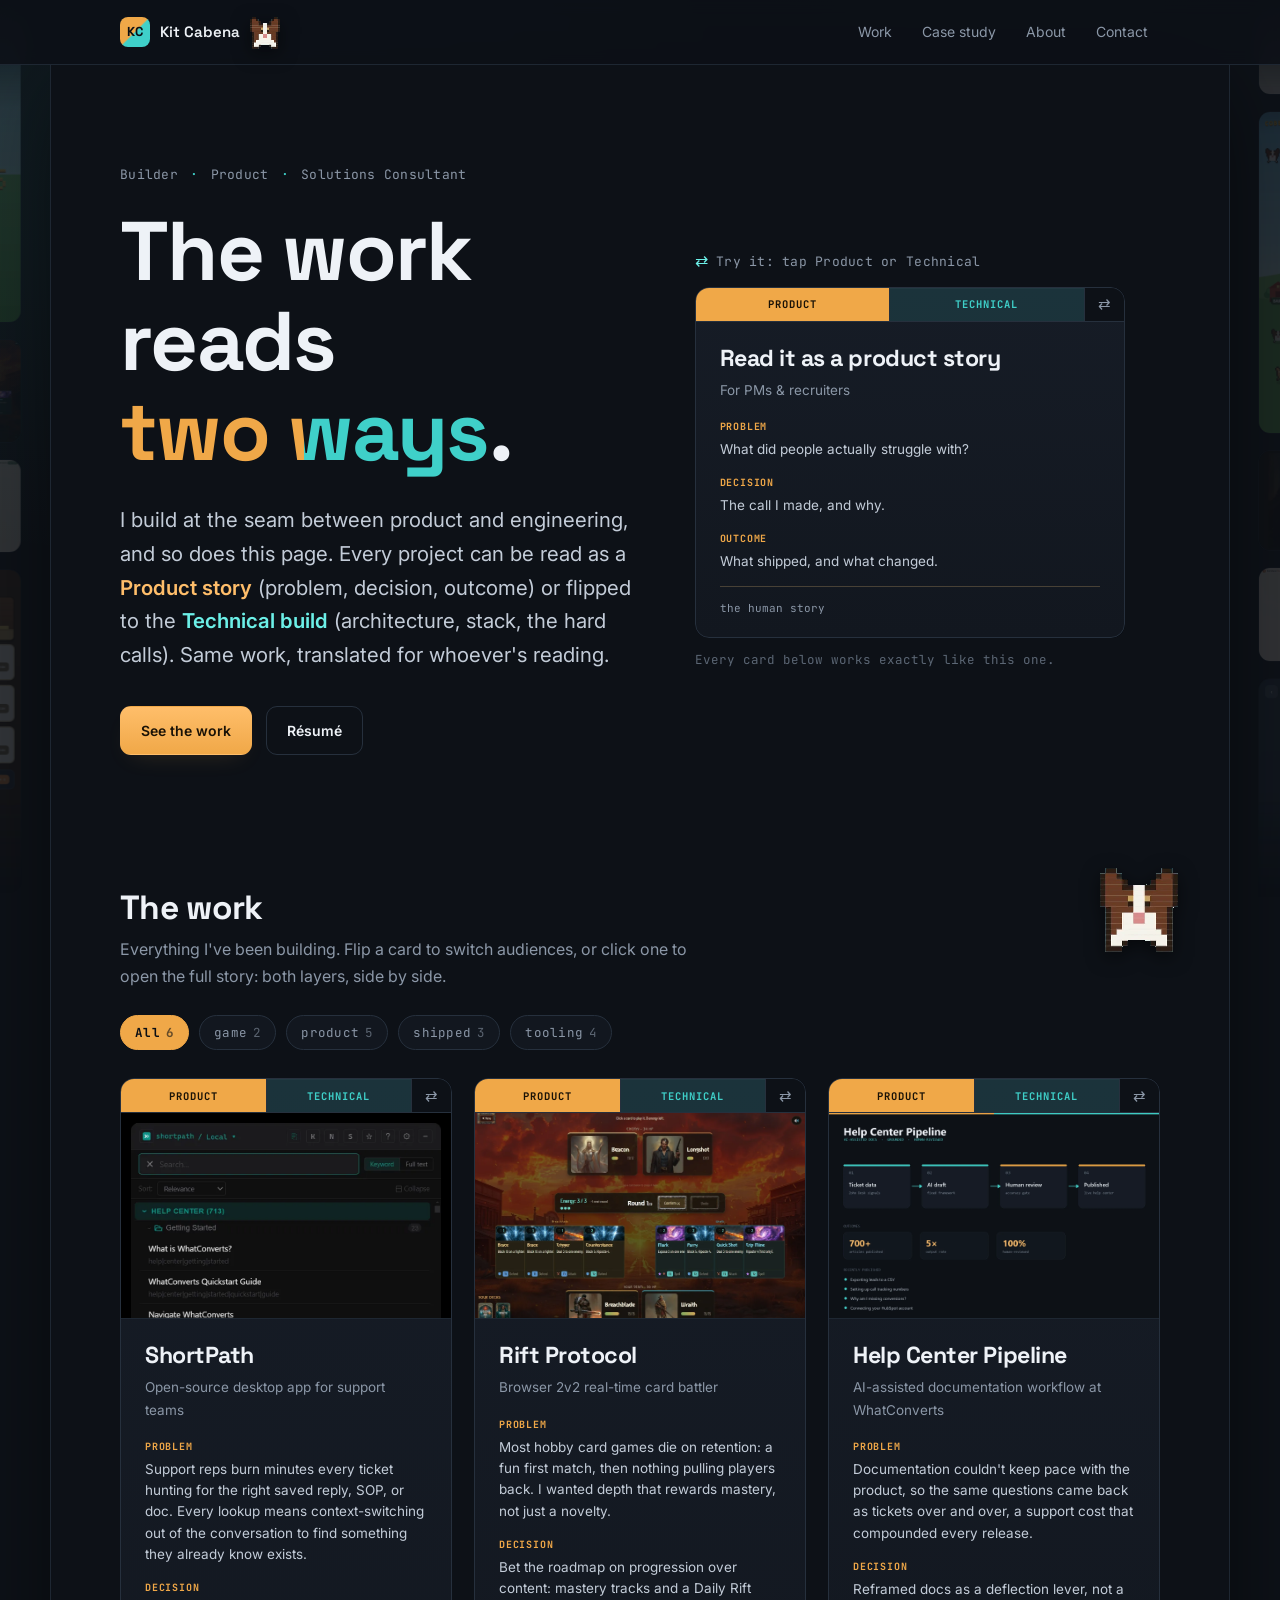
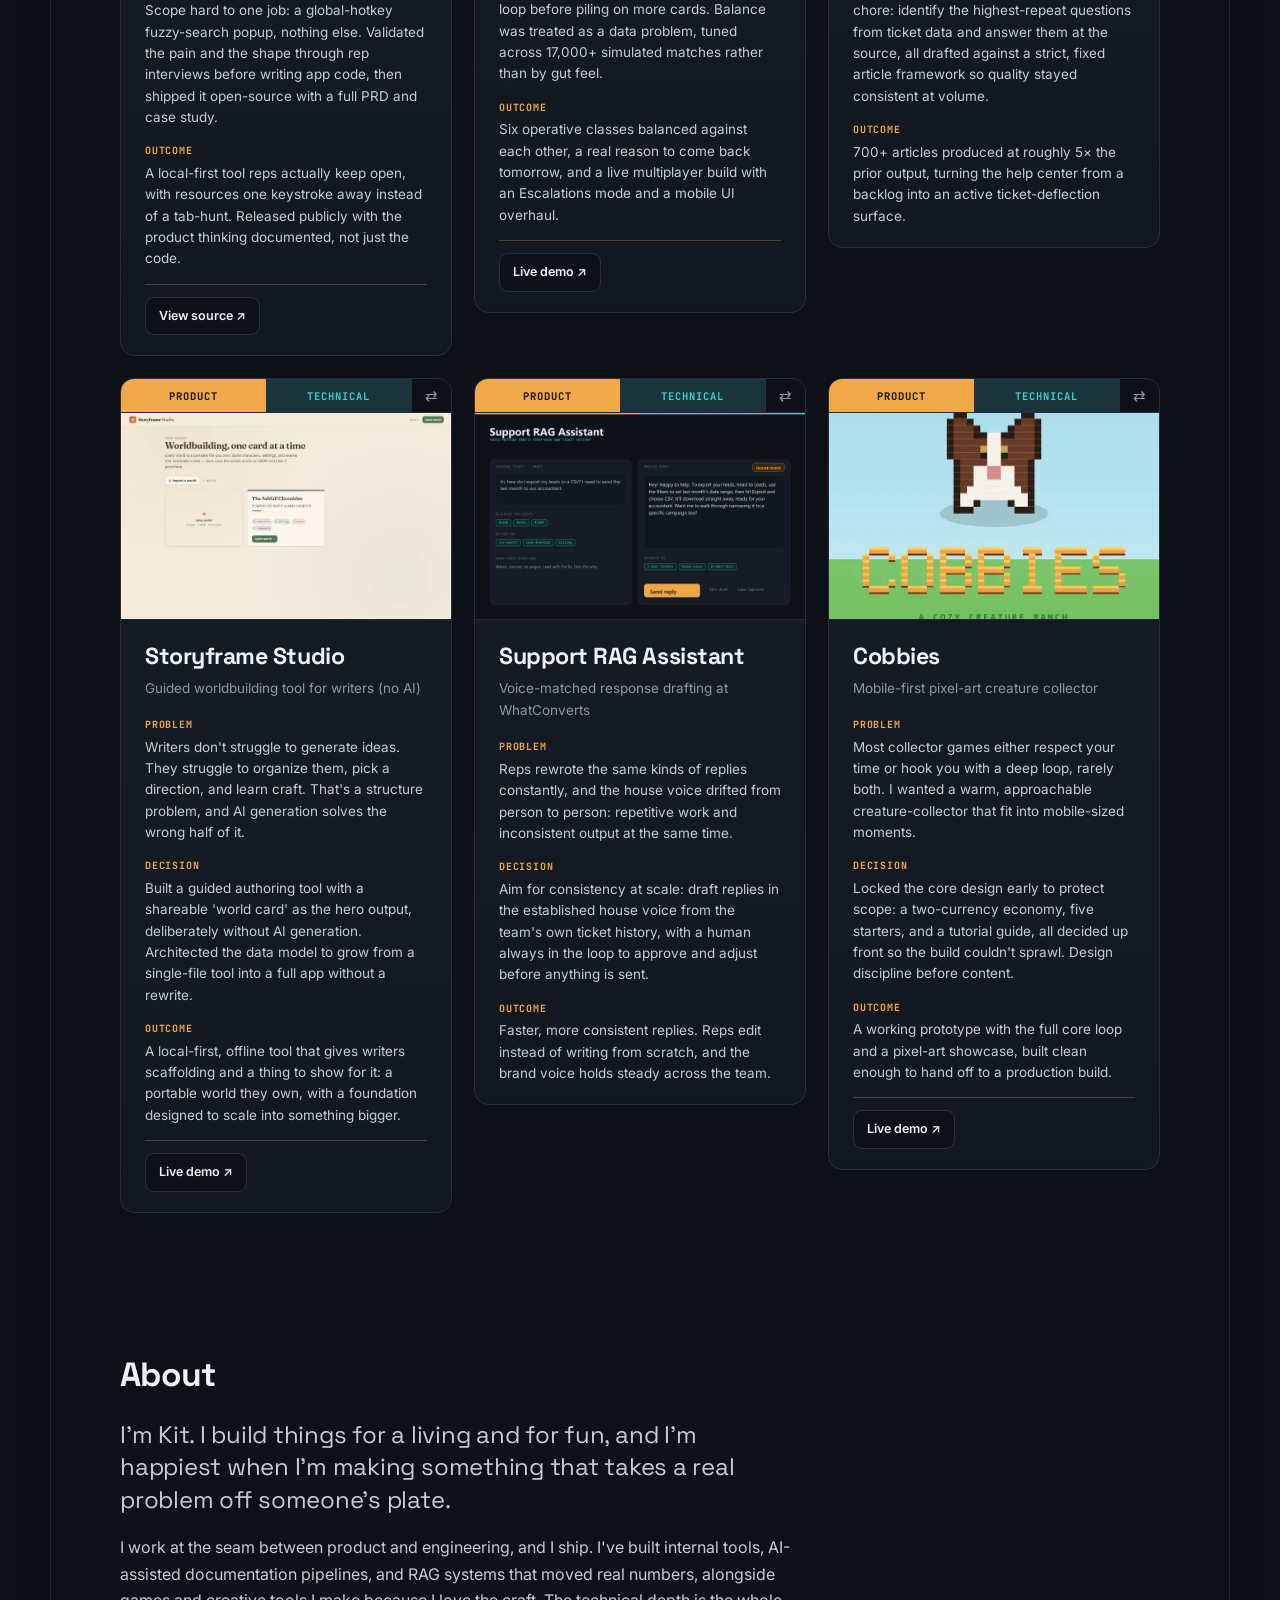
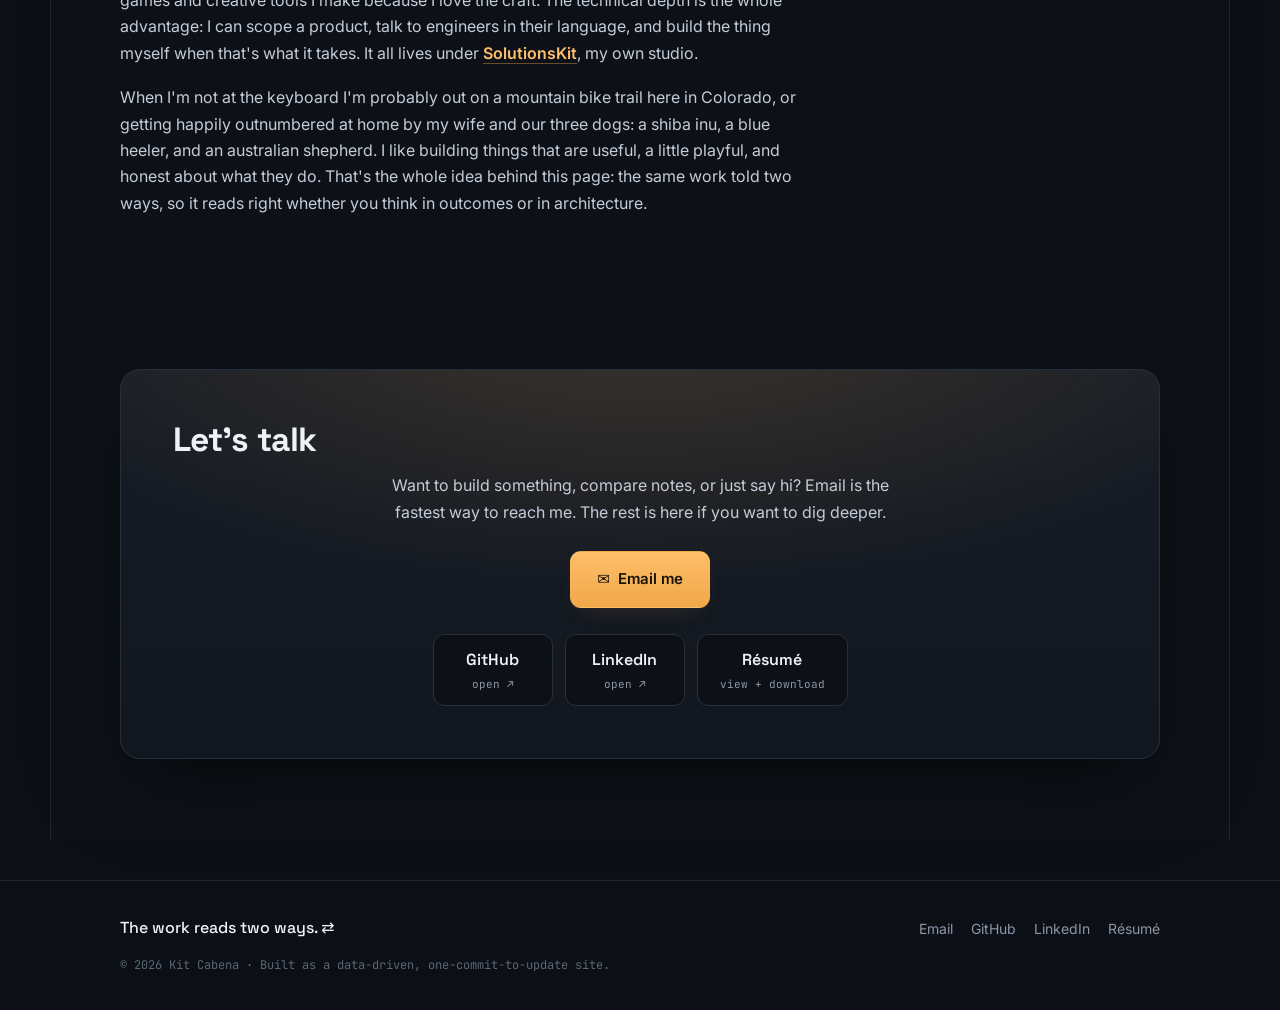
<file: index.html>
<!doctype html>
<html lang="en">
<head>
  <meta charset="utf-8" />
  <meta name="viewport" content="width=device-width, initial-scale=1" />
  <title>Kit Cabena · Product &amp; Engineering, read two ways</title>

  <meta name="description" content="Kit Cabena's portfolio. Every project reads two ways: flip a card between the Product story and the Technical build. Bridging product and engineering, deep and creative." />
  <meta name="author" content="Kit Cabena" />
  <meta name="theme-color" content="#0d1117" />

  <!-- Open Graph / social -->
  <meta property="og:type" content="website" />
  <meta property="og:title" content="Kit Cabena · Product &amp; Engineering, read two ways" />
  <meta property="og:description" content="Every project flips between a Product story and a Technical build. I bridge product and engineering, technically deep and creative." />
  <meta property="og:image" content="assets/og.png" />
  <meta property="og:image:width" content="1200" />
  <meta property="og:image:height" content="630" />
  <meta name="twitter:card" content="summary_large_image" />
  <meta name="twitter:title" content="Kit Cabena · Product &amp; Engineering, read two ways" />
  <meta name="twitter:description" content="Every project flips between a Product story and a Technical build." />
  <meta name="twitter:image" content="assets/og.png" />

  <link rel="icon" href="assets/favicon.svg" type="image/svg+xml" />

  <!-- Fonts: engineered grotesque display, clean sans body, mono for the technical layer -->
  <link rel="preconnect" href="https://fonts.googleapis.com" />
  <link rel="preconnect" href="https://fonts.gstatic.com" crossorigin />
  <link href="https://fonts.googleapis.com/css2?family=Space+Grotesk:wght@400;500;600;700&family=Inter:wght@400;500;600;700&family=JetBrains+Mono:wght@400;500;700&display=swap" rel="stylesheet" />

  <link rel="stylesheet" href="src/styles.css?v=10" />
</head>
<body>
  <a class="skip-link" href="#work">Skip to work</a>

  <!-- ── Header ─────────────────────────────────────────────────────────── -->
  <header class="site-header" id="top">
    <div class="wrap header-inner">
      <a class="logo" href="#top" aria-label="Kit Cabena, home">
        <span class="logo-mark" aria-hidden="true">KC</span>
        <span class="logo-text">Kit Cabena</span>
        <img class="peek-dog peek-dog--logo" src="assets/dog.webp" alt="" aria-hidden="true" />
      </a>
      <nav class="nav" aria-label="Primary">
        <a href="#work">Work</a>
        <a href="shortpath.html">Case study</a>
        <a href="#about">About</a>
        <a href="#contact">Contact</a>
      </nav>
    </div>
  </header>

  <!-- Background: two slow vertical screenshot carousels (decorative), populated by app.js -->
  <div class="showcase" aria-hidden="true">
    <div class="showcase-col showcase-col--left"><div class="showcase-track" data-track="up"></div></div>
    <div class="showcase-col showcase-col--right"><div class="showcase-track" data-track="down"></div></div>
  </div>

  <main>
    <!-- ── Hero ─────────────────────────────────────────────────────────── -->
    <section class="hero wrap" id="hero">
      <div class="hero-text">
        <p class="hero-eyebrow">Builder <span aria-hidden="true">·</span> Product <span aria-hidden="true">·</span> Solutions Consultant</p>
        <h1 class="hero-title">
          The work reads <span class="grad-product">two ways</span>.
        </h1>
        <p class="hero-lede">
          I build at the seam between product and engineering, and so does this page.
          Every project can be read as a <strong class="ink-product">Product story</strong>
          (problem, decision, outcome) or flipped to the <strong class="ink-tech">Technical build</strong>
          (architecture, stack, the hard calls). Same work, translated for whoever's reading.
        </p>
        <div class="hero-cta">
          <a class="btn btn--primary" href="#work">See the work</a>
          <button class="btn btn--ghost" type="button" data-resume>Résumé</button>
        </div>
      </div>

      <!-- Interactive tutorial: a real flip card you can try right here -->
      <div class="hero-demo">
        <p class="hero-demo-label"><span class="flip-glyph" aria-hidden="true">⇄</span> Try it: tap Product or Technical</p>
        <div class="card demo-card" tabindex="0" role="button" aria-label="Example card. Activate to switch between the product and technical reading.">
          <div class="card-inner">
            <div class="face face--product">
              <div class="card-tabs">
                <button class="tab tab--product is-active" type="button" data-face="product">Product</button>
                <button class="tab tab--tech" type="button" data-face="tech">Technical</button>
                <button class="tab-flip" type="button" data-flip aria-label="Switch reading"><span aria-hidden="true">⇄</span></button>
              </div>
              <div class="body">
                <h3>Read it as a product story</h3>
                <p class="role">For PMs &amp; recruiters</p>
                <div class="pdo">
                  <p class="pdo-row"><b>Problem</b>What did people actually struggle with?</p>
                  <p class="pdo-row"><b>Decision</b>The call I made, and why.</p>
                  <p class="pdo-row"><b>Outcome</b>What shipped, and what changed.</p>
                </div>
                <div class="face-foot"><span class="demo-hint">the human story</span></div>
              </div>
            </div>
            <div class="face face--tech">
              <div class="card-tabs">
                <button class="tab tab--product" type="button" data-face="product">Product</button>
                <button class="tab tab--tech is-active" type="button" data-face="tech">Technical</button>
                <button class="tab-flip" type="button" data-flip aria-label="Switch reading"><span aria-hidden="true">⇄</span></button>
              </div>
              <div class="body">
                <h3>read it as a technical build</h3>
                <div><div class="tech-label">architecture</div><p class="tech-block">How the system is put together, and where the interesting seams are.</p></div>
                <div><div class="tech-label">stack</div><div class="stackline"><span class="chip">the real tools</span><span class="chip">no filler</span></div></div>
                <div><div class="tech-label">hard calls</div><p class="calls">The tradeoffs I owned to actually ship it.</p></div>
                <div class="face-foot"><span class="demo-hint">for engineers</span></div>
              </div>
            </div>
          </div>
        </div>
        <p class="hero-demo-note">Every card below works exactly like this one.</p>
      </div>
    </section>

    <!-- ── Selected work ────────────────────────────────────────────────── -->
    <section class="work wrap" id="work" aria-labelledby="work-heading">
      <img class="peek-dog peek-dog--work" src="assets/dog.webp" alt="" aria-hidden="true" />
      <div class="section-head">
        <h2 id="work-heading" class="section-title">The work</h2>
        <p class="section-sub">
          Everything I've been building. Flip a card to switch audiences, or click one to open the full story: both layers, side by side.
        </p>
      </div>

      <div class="filters" id="filters" role="group" aria-label="Filter projects by tag">
        <!-- filter buttons rendered from the union of project tags -->
      </div>

      <div class="grid" id="grid">
        <!-- project cards rendered from projects.js -->
      </div>
      <p class="grid-empty" id="grid-empty" hidden>No projects match that filter.</p>
    </section>

    <!-- ── About ────────────────────────────────────────────────────────── -->
    <section class="about wrap" id="about" aria-labelledby="about-heading">
      <div class="section-head">
        <h2 id="about-heading" class="section-title">About</h2>
      </div>
      <div class="about-body">
        <p class="about-lede">
          I'm Kit. I build things for a living and for fun, and I'm happiest when I'm
          making something that takes a real problem off someone's plate.
        </p>
        <p>
          I work at the seam between product and engineering, and I ship. I've built
          internal tools, AI-assisted documentation pipelines, and RAG systems that moved
          real numbers, alongside games and creative tools I make because I love the craft.
          The technical depth is the whole advantage: I can scope a product, talk to
          engineers in their language, and build the thing myself when that's what it takes.
          It all lives under
          <a class="inline-link" href="https://www.linkedin.com/company/solutionskit/" target="_blank" rel="noopener noreferrer">SolutionsKit</a>,
          my own studio.
        </p>
        <p>
          When I'm not at the keyboard I'm probably out on a mountain bike trail here in
          Colorado, or getting happily outnumbered at home by my wife and our three dogs:
          a shiba inu, a blue heeler, and an australian shepherd. I like building things
          that are useful, a little playful, and honest about what they do. That's the whole
          idea behind this page: the same work told two ways, so it reads right whether you
          think in outcomes or in architecture.
        </p>
      </div>
    </section>

    <!-- ── Contact ──────────────────────────────────────────────────────── -->
    <section class="contact wrap" id="contact" aria-labelledby="contact-heading">
      <div class="contact-card">
        <h2 id="contact-heading" class="section-title">Let's talk</h2>
        <p class="contact-lede">
          Want to build something, compare notes, or just say hi? Email is the fastest way
          to reach me. The rest is here if you want to dig deeper.
        </p>

        <a class="btn btn--primary btn--lg contact-primary"
           href="mailto:dadpopsdev@gmail.com?subject=Saw%20your%20portfolio&amp;body=Hi%20Kit%2C%0A%0A">
          <span aria-hidden="true">✉</span> Email me
        </a>

        <div class="contact-links">
          <a class="contact-link" id="link-github" href="#" target="_blank" rel="noopener noreferrer" data-ask="github">
            <span class="contact-link-label">GitHub</span>
            <span class="contact-link-hint" data-ask-hint>link TBD</span>
          </a>
          <a class="contact-link" id="link-linkedin" href="#" target="_blank" rel="noopener noreferrer" data-ask="linkedin">
            <span class="contact-link-label">LinkedIn</span>
            <span class="contact-link-hint" data-ask-hint>link TBD</span>
          </a>
          <button class="contact-link" type="button" data-resume>
            <span class="contact-link-label">Résumé</span>
            <span class="contact-link-hint">view + download</span>
          </button>
        </div>
      </div>
    </section>
  </main>

  <!-- ── Footer ───────────────────────────────────────────────────────── -->
  <footer class="site-footer">
    <div class="wrap footer-inner">
      <p class="footer-thesis">The work reads two ways. <span aria-hidden="true">⇄</span></p>
      <nav class="footer-links" aria-label="Footer">
        <a href="mailto:dadpopsdev@gmail.com">Email</a>
        <a id="foot-github" href="#" target="_blank" rel="noopener noreferrer" data-ask="github">GitHub</a>
        <a id="foot-linkedin" href="#" target="_blank" rel="noopener noreferrer" data-ask="linkedin">LinkedIn</a>
        <button type="button" data-resume>Résumé</button>
      </nav>
      <p class="footer-fine">© <span id="year">2026</span> Kit Cabena · Built as a data-driven, one-commit-to-update site.</p>
    </div>
  </footer>

  <!-- ── Project modal (single instance, populated on open) ───────────── -->
  <div class="modal-root" id="modal-root" hidden>
    <div class="modal-backdrop" data-close="backdrop"></div>
    <div class="modal" role="dialog" aria-modal="true" aria-labelledby="modal-title" tabindex="-1">
      <button class="modal-close" type="button" data-close="button" aria-label="Close">✕</button>
      <div class="modal-content" id="modal-content">
        <!-- populated by app.js -->
      </div>
    </div>
  </div>

  <script type="module" src="src/app.js?v=10"></script>
</body>
</html>
</file>
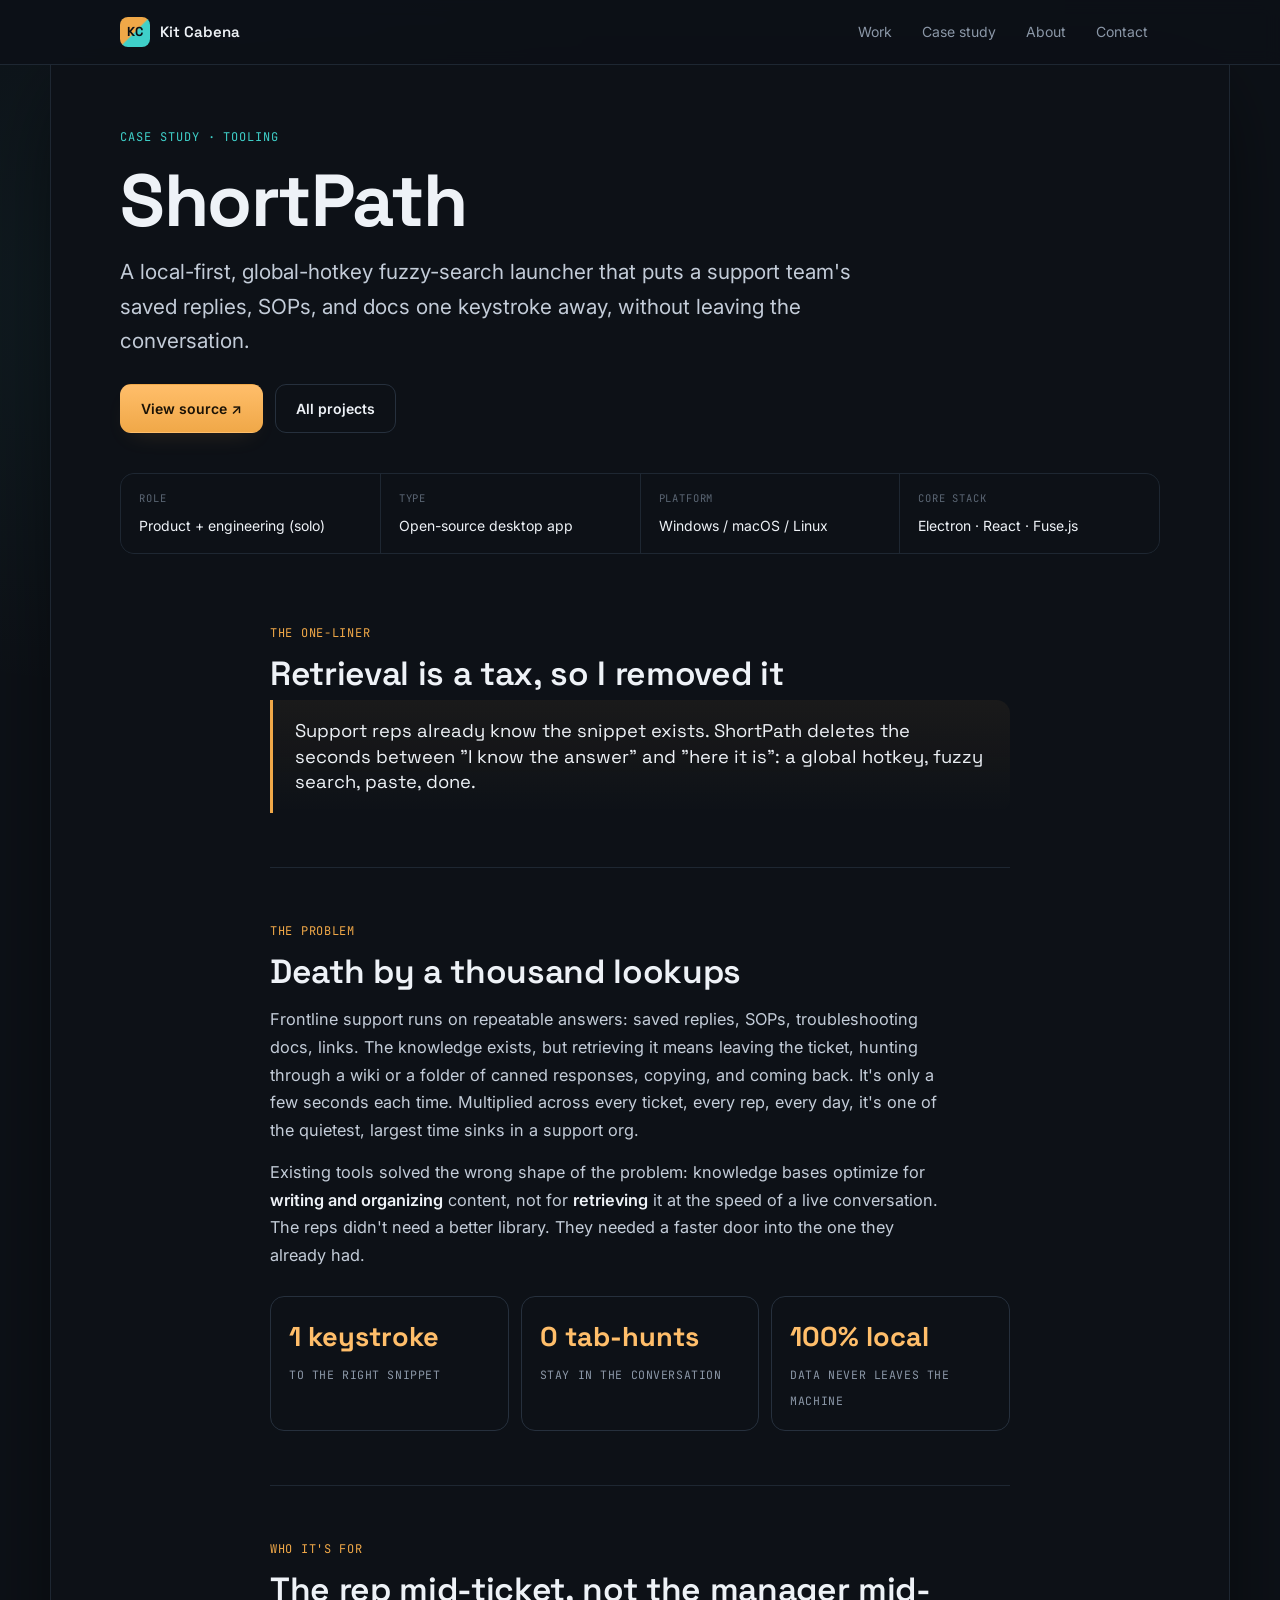
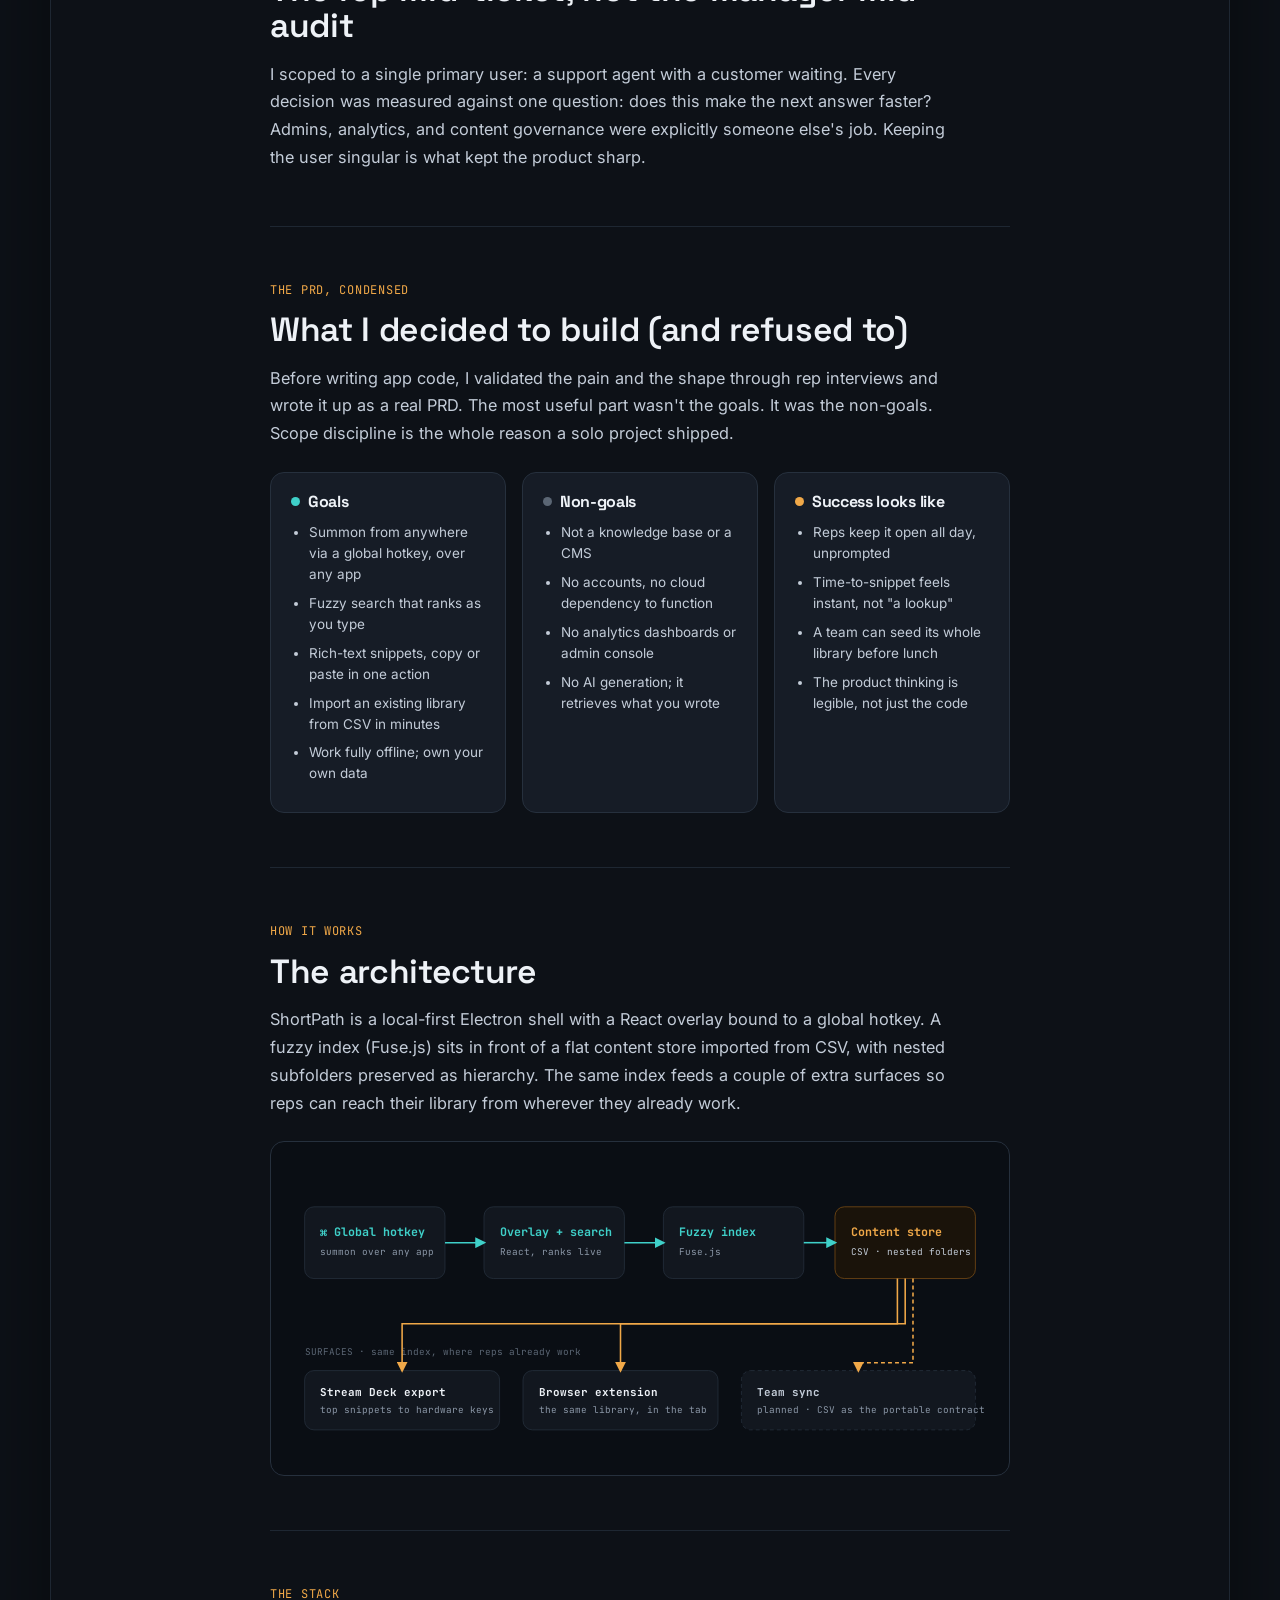
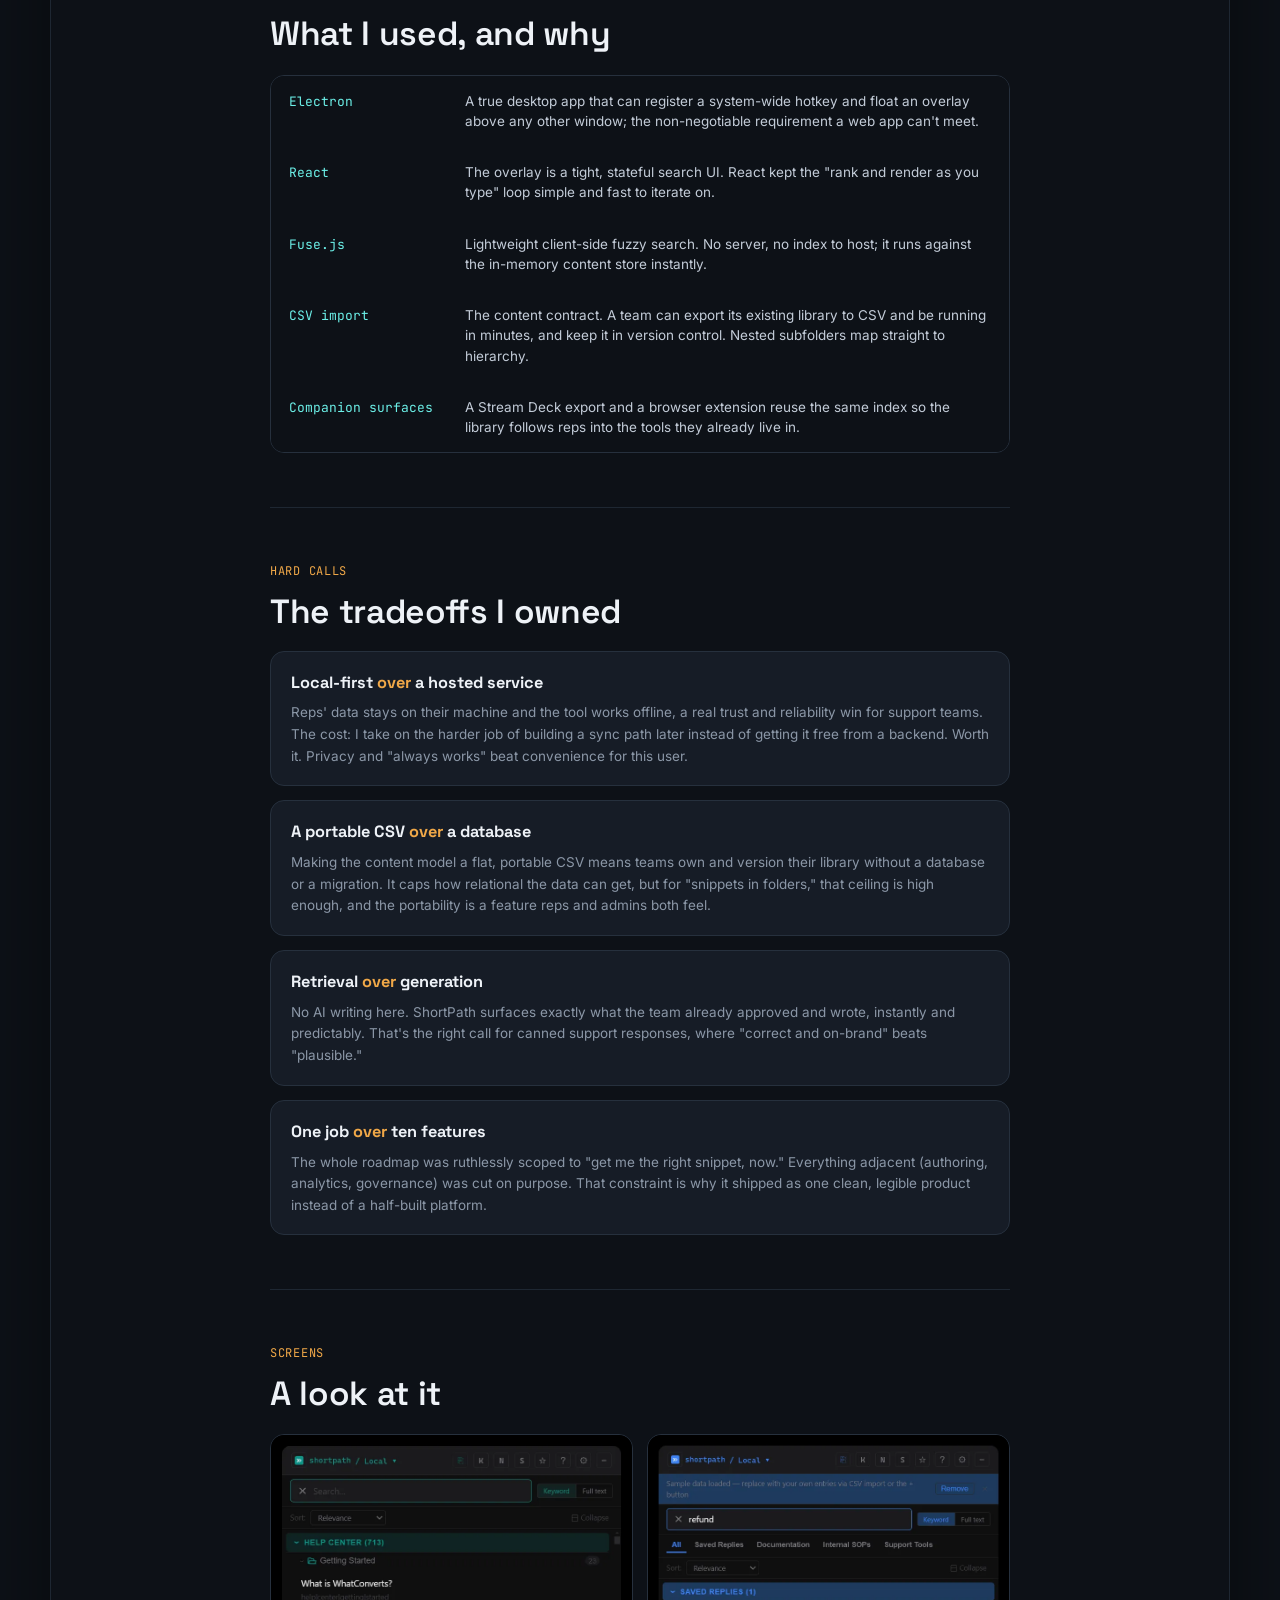
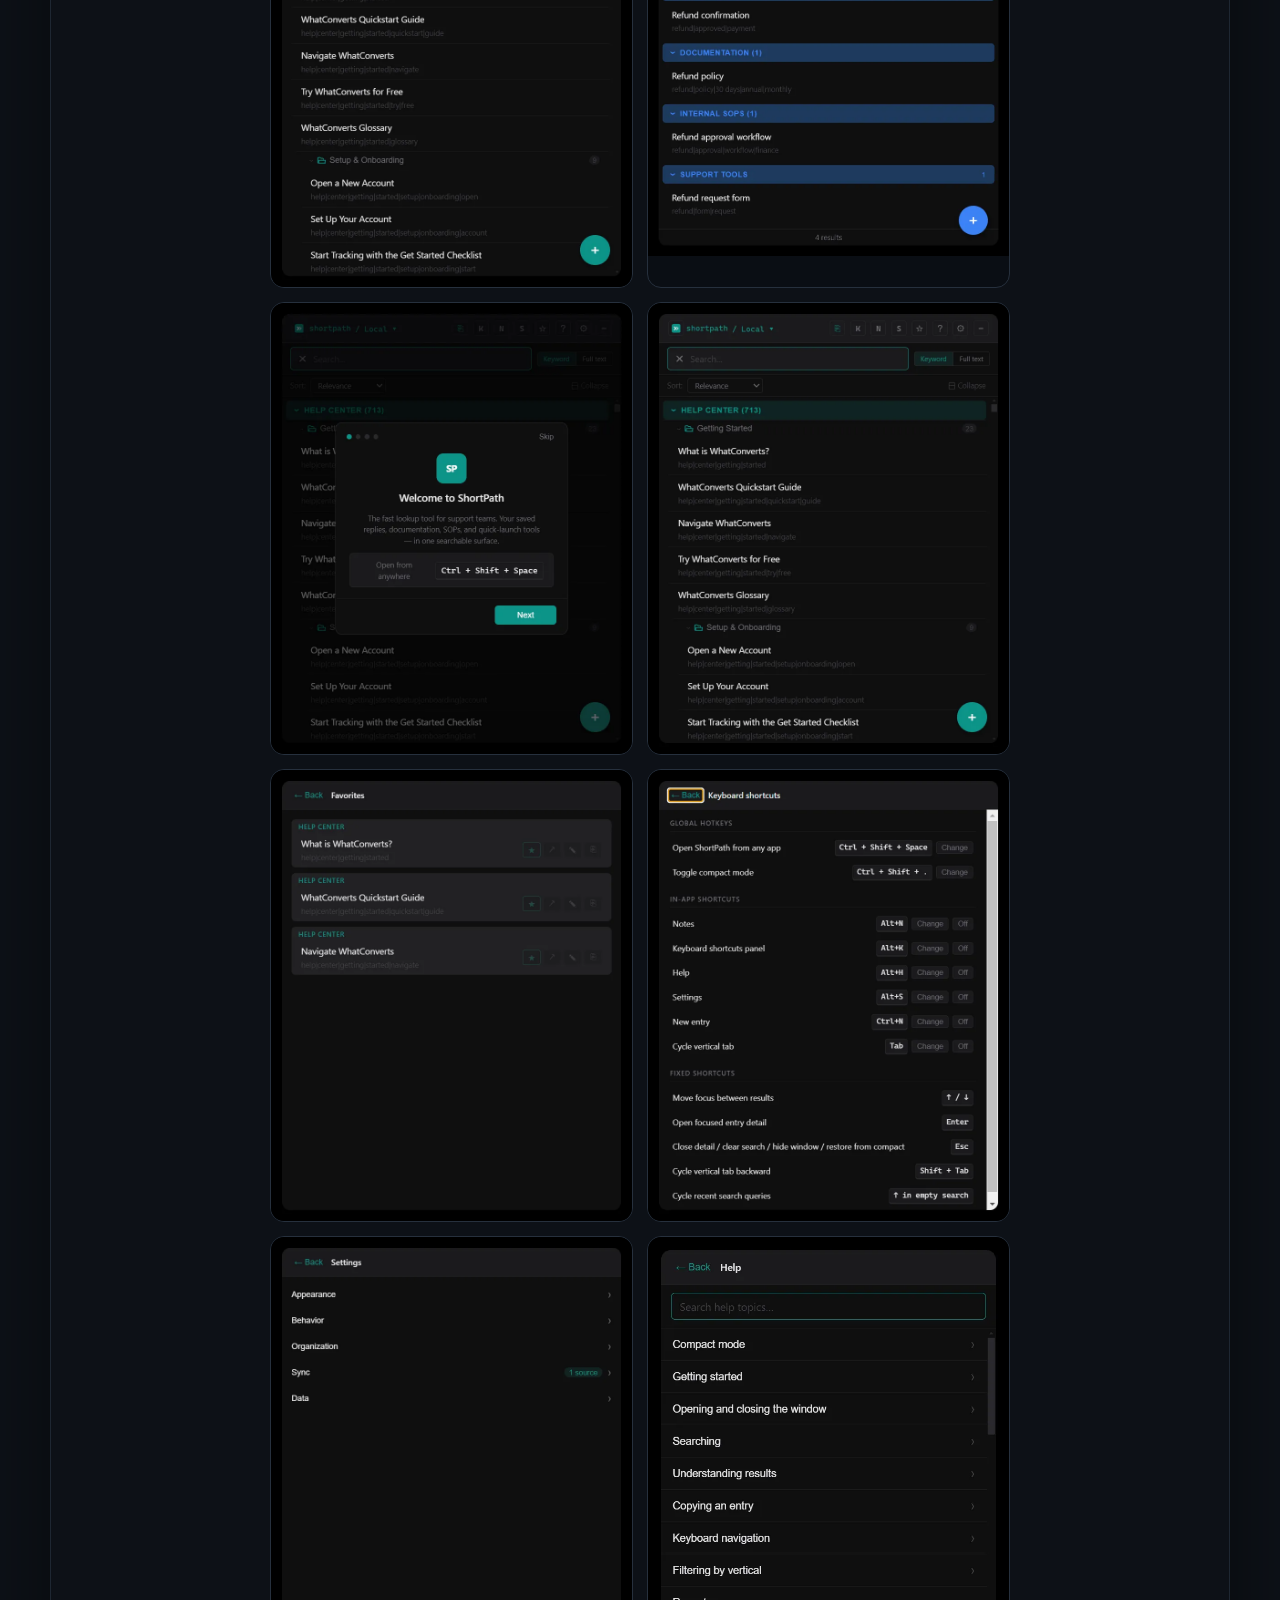
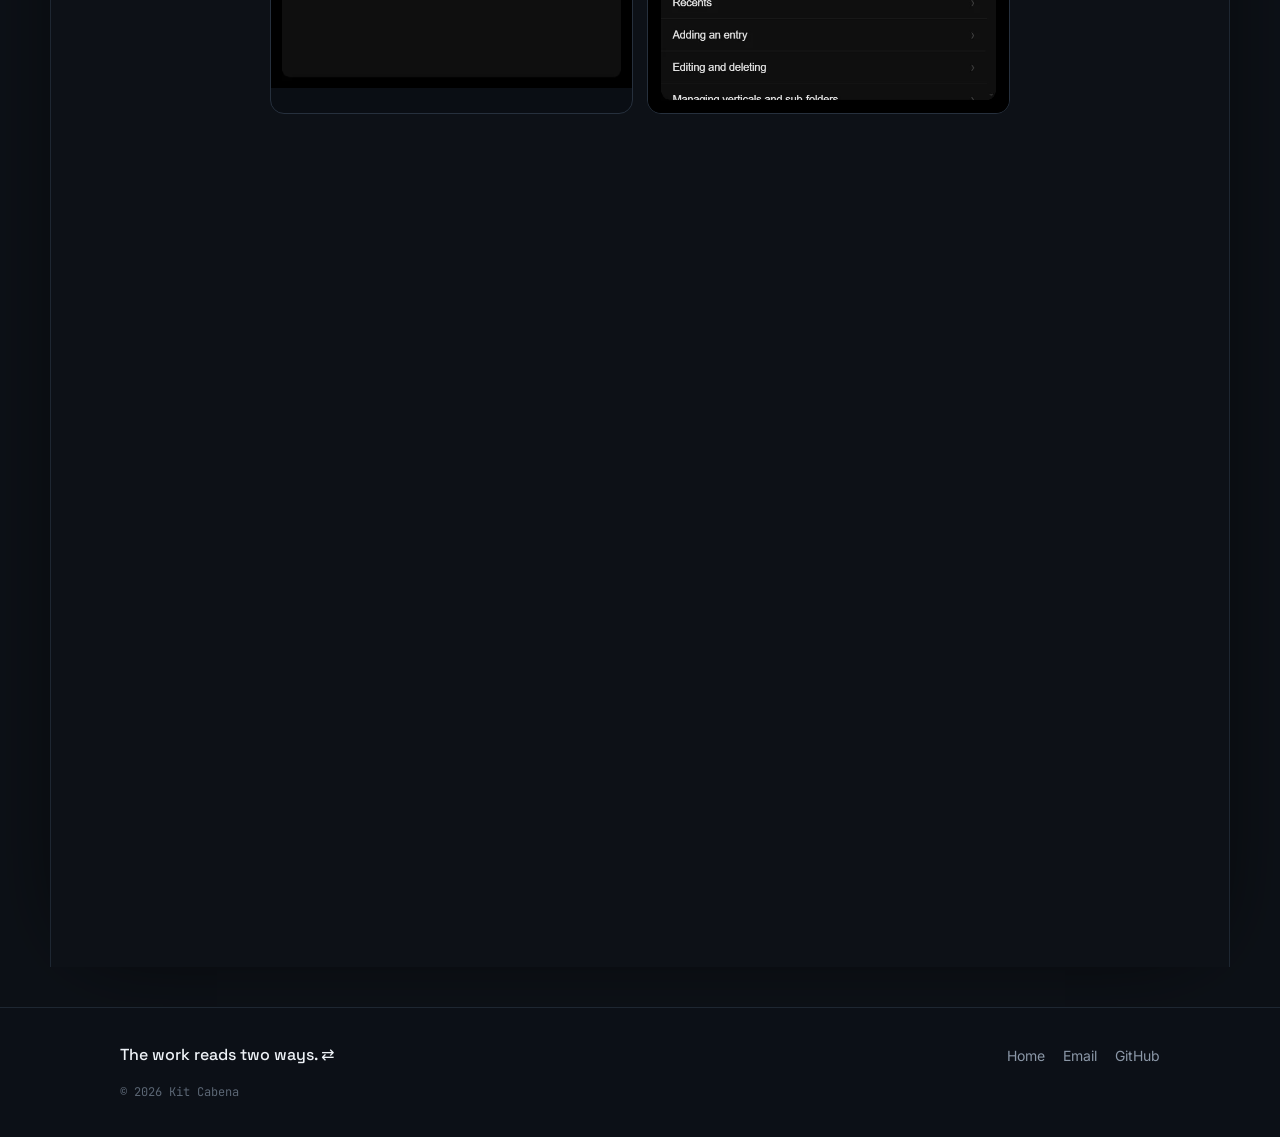
<file: shortpath.html>
<!doctype html>
<html lang="en">
<head>
  <meta charset="utf-8" />
  <meta name="viewport" content="width=device-width, initial-scale=1" />
  <title>ShortPath case study · Kit Cabena</title>
  <meta name="description" content="ShortPath case study: a local-first, global-hotkey fuzzy-search launcher for support teams. The problem, the PRD, the architecture, the hard calls, and the outcome." />
  <meta name="theme-color" content="#0d1117" />

  <meta property="og:type" content="article" />
  <meta property="og:title" content="ShortPath case study" />
  <meta property="og:description" content="A local-first, global-hotkey fuzzy-search launcher for support teams. Problem, PRD, architecture, and hard calls." />
  <meta property="og:image" content="assets/og.png" />

  <link rel="icon" href="assets/favicon.svg" type="image/svg+xml" />
  <link rel="preconnect" href="https://fonts.googleapis.com" />
  <link rel="preconnect" href="https://fonts.gstatic.com" crossorigin />
  <link href="https://fonts.googleapis.com/css2?family=Space+Grotesk:wght@400;500;600;700&family=Inter:wght@400;500;600;700&family=JetBrains+Mono:wght@400;500;700&display=swap" rel="stylesheet" />
  <link rel="stylesheet" href="src/styles.css?v=10" />

  <style>
    .cs-back { display: inline-flex; align-items: center; gap: 7px; font-family: var(--font-mono); font-size: 13px; color: var(--fog-500); }
    .cs-back:hover { color: var(--tech-bright); }

    .cs-hero { padding-top: clamp(40px, 7vh, 72px); }
    .cs-eyebrow { font-family: var(--font-mono); font-size: 12px; letter-spacing: 0.08em; text-transform: uppercase; color: var(--tech); margin-bottom: 16px; }
    .cs-title { font-family: var(--font-display); font-weight: 700; font-size: clamp(2.6rem, 7vw, 4.6rem); letter-spacing: -0.02em; color: var(--fog-100); line-height: 1; }
    .cs-sub { margin-top: 18px; max-width: 60ch; font-size: clamp(1.05rem, 1.8vw, 1.3rem); color: var(--fog-300); }
    .cs-actions { margin-top: 26px; display: flex; gap: 12px; flex-wrap: wrap; }

    .cs-meta { margin-top: 40px; display: grid; grid-template-columns: repeat(auto-fit, minmax(150px, 1fr)); gap: 1px; background: var(--hair-soft); border: 1px solid var(--hair-soft); border-radius: var(--radius); overflow: hidden; }
    .cs-meta div { background: var(--ink-850); padding: 16px 18px; }
    .cs-meta dt { font-family: var(--font-mono); font-size: 10.5px; letter-spacing: 0.08em; text-transform: uppercase; color: var(--fog-700); margin-bottom: 6px; }
    .cs-meta dd { margin: 0; font-size: 14px; color: var(--fog-100); }

    .cs-wrap { max-width: 820px; }
    .cs-section { padding-block: clamp(36px, 6vh, 64px); border-top: 1px solid var(--hair-soft); }
    .cs-section:first-of-type { border-top: 0; }
    .cs-kicker { font-family: var(--font-mono); font-size: 12px; letter-spacing: 0.06em; text-transform: uppercase; color: var(--product); margin-bottom: 12px; }
    .cs-h2 { font-family: var(--font-display); font-weight: 600; font-size: clamp(1.5rem, 3.4vw, 2.1rem); color: var(--fog-100); letter-spacing: -0.01em; }
    .cs-p { margin-top: 16px; font-size: 1.02rem; line-height: 1.7; color: var(--fog-300); max-width: 68ch; }
    .cs-p + .cs-p { margin-top: 14px; }
    .cs-p strong { color: var(--fog-100); font-weight: 600; }

    .cs-callout { margin-top: 8px; border-left: 3px solid var(--product); background: linear-gradient(180deg, rgba(240,168,72,0.06), transparent); padding: 18px 22px; border-radius: 0 var(--radius) var(--radius) 0; }
    .cs-callout p { margin: 0; font-family: var(--font-display); font-size: 1.15rem; line-height: 1.4; color: var(--fog-100); }

    .cs-stat-row { margin-top: 26px; display: grid; grid-template-columns: repeat(auto-fit, minmax(160px, 1fr)); gap: 12px; }
    .cs-stat { border: 1px solid var(--hair); border-radius: var(--radius); padding: 18px; background: var(--ink-850); }
    .cs-stat b { display: block; font-family: var(--font-display); font-weight: 700; font-size: 1.7rem; color: var(--product-bright); }
    .cs-stat span { font-family: var(--font-mono); font-size: 11.5px; color: var(--fog-500); text-transform: uppercase; letter-spacing: 0.05em; }

    .cs-cols { margin-top: 24px; display: grid; grid-template-columns: repeat(auto-fit, minmax(230px, 1fr)); gap: 16px; }
    .cs-card { border: 1px solid var(--hair); border-radius: var(--radius); padding: 20px; background: var(--surface); }
    .cs-card h3 { font-family: var(--font-display); font-size: 1rem; margin: 0 0 12px; display: flex; align-items: center; gap: 8px; color: var(--fog-100); }
    .cs-card h3 .dot { width: 9px; height: 9px; border-radius: 50%; }
    .cs-card--goals .dot { background: var(--tech); }
    .cs-card--nongoals .dot { background: var(--fog-700); }
    .cs-card--metrics .dot { background: var(--product); }
    .cs-card ul { margin: 0; padding-left: 18px; }
    .cs-card li { font-size: 13.5px; line-height: 1.55; color: var(--fog-300); margin-bottom: 8px; }

    .cs-diagram { margin-top: 24px; border: 1px solid var(--hair); border-radius: var(--radius); background: var(--ink-900); padding: 18px; overflow-x: auto; }
    .cs-diagram svg { width: 100%; min-width: 620px; height: auto; display: block; }
    .cs-diagram svg .d-step { opacity: 0; transition: opacity 0.5s ease; transition-delay: calc(var(--i, 0) * 0.11s); }
    .cs-diagram.play svg .d-step { opacity: 1; }
    @media (prefers-reduced-motion: reduce) { .cs-diagram svg .d-step { opacity: 1; transition: none; } }

    .cs-stack { margin-top: 22px; display: flex; flex-direction: column; gap: 1px; border: 1px solid var(--hair); border-radius: var(--radius); overflow: hidden; }
    .cs-stack-row { display: grid; grid-template-columns: 160px 1fr; gap: 16px; padding: 15px 18px; background: var(--ink-850); }
    .cs-stack-row .name { font-family: var(--font-mono); font-size: 13px; color: var(--tech-bright); }
    .cs-stack-row .why { font-size: 13.5px; color: var(--fog-300); line-height: 1.5; }
    @media (max-width: 560px) { .cs-stack-row { grid-template-columns: 1fr; gap: 4px; } }

    .cs-calls { margin-top: 20px; display: flex; flex-direction: column; gap: 14px; }
    .cs-call { border: 1px solid var(--hair); border-radius: var(--radius); padding: 18px 20px; background: var(--surface); }
    .cs-call h4 { margin: 0 0 6px; font-family: var(--font-display); font-size: 1.02rem; color: var(--fog-100); }
    .cs-call h4 em { font-style: normal; color: var(--product); }
    .cs-call p { margin: 0; font-size: 13.5px; line-height: 1.6; color: var(--fog-400, var(--fog-500)); }

    .cs-gallery { margin-top: 22px; display: grid; grid-template-columns: repeat(auto-fill, minmax(240px, 1fr)); gap: 14px; }
    .cs-gallery a { border: 1px solid var(--hair); border-radius: var(--radius); overflow: hidden; background: var(--ink-900); line-height: 0; transition: border-color 0.16s var(--ease); }
    .cs-gallery a:hover { border-color: var(--tech); }
    .cs-gallery img { width: 100%; height: auto; display: block; }

    .cs-cta { margin-top: 12px; border: 1px solid var(--hair); border-radius: var(--radius-lg); padding: clamp(24px, 5vw, 44px); text-align: center;
      background: radial-gradient(120% 140% at 50% -20%, var(--product-glow), transparent 55%), linear-gradient(180deg, var(--surface), var(--ink-800)); }
    .cs-cta h2 { font-family: var(--font-display); font-size: 1.6rem; color: var(--fog-100); margin: 0 0 8px; }
    .cs-cta p { color: var(--fog-400, var(--fog-500)); margin: 0 auto 22px; max-width: 46ch; }
    .cs-cta-btns { display: flex; gap: 12px; justify-content: center; flex-wrap: wrap; }
  </style>
</head>
<body>
  <a class="skip-link" href="#cs-main">Skip to content</a>

  <header class="site-header">
    <div class="wrap header-inner">
      <a class="logo" href="index.html" aria-label="Kit Cabena, home">
        <span class="logo-mark" aria-hidden="true">KC</span>
        <span class="logo-text">Kit Cabena</span>
      </a>
      <nav class="nav" aria-label="Primary">
        <a href="index.html#work">Work</a>
        <a href="shortpath.html" aria-current="page">Case study</a>
        <a href="index.html#about">About</a>
        <a href="index.html#contact">Contact</a>
      </nav>
    </div>
  </header>

  <main id="cs-main">
    <section class="cs-hero wrap">
      <p class="cs-eyebrow">Case study · Tooling</p>
      <h1 class="cs-title">ShortPath</h1>
      <p class="cs-sub">A local-first, global-hotkey fuzzy-search launcher that puts a support team's saved replies, SOPs, and docs one keystroke away, without leaving the conversation.</p>
      <div class="cs-actions">
        <a class="btn btn--primary" href="https://github.com/Dadpops/ShortPath" target="_blank" rel="noopener noreferrer">View source ↗</a>
        <a class="btn btn--ghost" href="index.html#work">All projects</a>
      </div>
      <dl class="cs-meta">
        <div><dt>Role</dt><dd>Product + engineering (solo)</dd></div>
        <div><dt>Type</dt><dd>Open-source desktop app</dd></div>
        <div><dt>Platform</dt><dd>Windows / macOS / Linux</dd></div>
        <div><dt>Core stack</dt><dd>Electron · React · Fuse.js</dd></div>
      </dl>
    </section>

    <div class="cs-wrap wrap">

      <section class="cs-section">
        <p class="cs-kicker">The one-liner</p>
        <h2 class="cs-h2">Retrieval is a tax, so I removed it</h2>
        <div class="cs-callout"><p>Support reps already know the snippet exists. ShortPath deletes the seconds between "I know the answer" and "here it is": a global hotkey, fuzzy search, paste, done.</p></div>
      </section>

      <section class="cs-section">
        <p class="cs-kicker">The problem</p>
        <h2 class="cs-h2">Death by a thousand lookups</h2>
        <p class="cs-p">Frontline support runs on repeatable answers: saved replies, SOPs, troubleshooting docs, links. The knowledge exists, but retrieving it means leaving the ticket, hunting through a wiki or a folder of canned responses, copying, and coming back. It's only a few seconds each time. Multiplied across every ticket, every rep, every day, it's one of the quietest, largest time sinks in a support org.</p>
        <p class="cs-p">Existing tools solved the wrong shape of the problem: knowledge bases optimize for <strong>writing and organizing</strong> content, not for <strong>retrieving</strong> it at the speed of a live conversation. The reps didn't need a better library. They needed a faster door into the one they already had.</p>
        <div class="cs-stat-row">
          <div class="cs-stat"><b>1 keystroke</b><span>to the right snippet</span></div>
          <div class="cs-stat"><b>0 tab-hunts</b><span>stay in the conversation</span></div>
          <div class="cs-stat"><b>100% local</b><span>data never leaves the machine</span></div>
        </div>
      </section>

      <section class="cs-section">
        <p class="cs-kicker">Who it's for</p>
        <h2 class="cs-h2">The rep mid-ticket, not the manager mid-audit</h2>
        <p class="cs-p">I scoped to a single primary user: a support agent with a customer waiting. Every decision was measured against one question: does this make the next answer faster? Admins, analytics, and content governance were explicitly someone else's job. Keeping the user singular is what kept the product sharp.</p>
      </section>

      <section class="cs-section">
        <p class="cs-kicker">The PRD, condensed</p>
        <h2 class="cs-h2">What I decided to build (and refused to)</h2>
        <p class="cs-p">Before writing app code, I validated the pain and the shape through rep interviews and wrote it up as a real PRD. The most useful part wasn't the goals. It was the non-goals. Scope discipline is the whole reason a solo project shipped.</p>
        <div class="cs-cols">
          <div class="cs-card cs-card--goals">
            <h3><span class="dot"></span> Goals</h3>
            <ul>
              <li>Summon from anywhere via a global hotkey, over any app</li>
              <li>Fuzzy search that ranks as you type</li>
              <li>Rich-text snippets, copy or paste in one action</li>
              <li>Import an existing library from CSV in minutes</li>
              <li>Work fully offline; own your own data</li>
            </ul>
          </div>
          <div class="cs-card cs-card--nongoals">
            <h3><span class="dot"></span> Non-goals</h3>
            <ul>
              <li>Not a knowledge base or a CMS</li>
              <li>No accounts, no cloud dependency to function</li>
              <li>No analytics dashboards or admin console</li>
              <li>No AI generation; it retrieves what you wrote</li>
            </ul>
          </div>
          <div class="cs-card cs-card--metrics">
            <h3><span class="dot"></span> Success looks like</h3>
            <ul>
              <li>Reps keep it open all day, unprompted</li>
              <li>Time-to-snippet feels instant, not "a lookup"</li>
              <li>A team can seed its whole library before lunch</li>
              <li>The product thinking is legible, not just the code</li>
            </ul>
          </div>
        </div>
      </section>

      <section class="cs-section">
        <p class="cs-kicker">How it works</p>
        <h2 class="cs-h2">The architecture</h2>
        <p class="cs-p">ShortPath is a local-first Electron shell with a React overlay bound to a global hotkey. A fuzzy index (Fuse.js) sits in front of a flat content store imported from CSV, with nested subfolders preserved as hierarchy. The same index feeds a couple of extra surfaces so reps can reach their library from wherever they already work.</p>
        <div class="cs-diagram">
          <svg viewBox="0 0 900 380" role="img" aria-label="ShortPath architecture: a global hotkey opens a React overlay whose fuzzy index reads a local CSV content store, which also feeds Stream Deck export and a browser extension.">
            <defs>
              <marker id="ar" viewBox="0 0 10 10" refX="8" refY="5" markerWidth="7" markerHeight="7" orient="auto-start-reverse">
                <path d="M0 0 L10 5 L0 10 z" fill="#3fd0c9" />
              </marker>
              <marker id="ar2" viewBox="0 0 10 10" refX="8" refY="5" markerWidth="7" markerHeight="7" orient="auto-start-reverse">
                <path d="M0 0 L10 5 L0 10 z" fill="#f0a848" />
              </marker>
            </defs>
            <g font-family="'JetBrains Mono', monospace">
              <g class="d-step" style="--i:0">
                <rect x="20" y="60" width="180" height="92" rx="12" fill="#12171f" stroke="#26303d"/>
                <text x="40" y="98" fill="#3fd0c9" font-size="15" font-weight="700">⌘  Global hotkey</text>
                <text x="40" y="122" fill="#8b97a7" font-size="12">summon over any app</text>
              </g>
              <g class="d-step" style="--i:2">
                <rect x="250" y="60" width="180" height="92" rx="12" fill="#12171f" stroke="#26303d"/>
                <text x="270" y="98" fill="#3fd0c9" font-size="15" font-weight="700">Overlay + search</text>
                <text x="270" y="122" fill="#8b97a7" font-size="12">React, ranks live</text>
              </g>
              <g class="d-step" style="--i:4">
                <rect x="480" y="60" width="180" height="92" rx="12" fill="#12171f" stroke="#26303d"/>
                <text x="500" y="98" fill="#3fd0c9" font-size="15" font-weight="700">Fuzzy index</text>
                <text x="500" y="122" fill="#8b97a7" font-size="12">Fuse.js</text>
              </g>
              <g class="d-step" style="--i:6">
                <rect x="700" y="60" width="180" height="92" rx="12" fill="#1a130a" stroke="#7a4d15"/>
                <text x="720" y="98" fill="#f0a848" font-size="15" font-weight="700">Content store</text>
                <text x="720" y="122" fill="#c3ccd8" font-size="12">CSV · nested folders</text>
              </g>
              <line class="d-step" style="--i:1" x1="200" y1="106" x2="250" y2="106" stroke="#3fd0c9" stroke-width="2" marker-end="url(#ar)"/>
              <line class="d-step" style="--i:3" x1="430" y1="106" x2="480" y2="106" stroke="#3fd0c9" stroke-width="2" marker-end="url(#ar)"/>
              <line class="d-step" style="--i:5" x1="660" y1="106" x2="700" y2="106" stroke="#3fd0c9" stroke-width="2" marker-end="url(#ar)"/>

              <text class="d-step" style="--i:7" x="20" y="250" fill="#5b6674" font-size="12">SURFACES · same index, where reps already work</text>
              <g class="d-step" style="--i:9">
                <rect x="20" y="270" width="250" height="76" rx="12" fill="#12171f" stroke="#26303d"/>
                <text x="40" y="302" fill="#eef2f7" font-size="14" font-weight="700">Stream Deck export</text>
                <text x="40" y="324" fill="#8b97a7" font-size="12">top snippets to hardware keys</text>
              </g>
              <g class="d-step" style="--i:11">
                <rect x="300" y="270" width="250" height="76" rx="12" fill="#12171f" stroke="#26303d"/>
                <text x="320" y="302" fill="#eef2f7" font-size="14" font-weight="700">Browser extension</text>
                <text x="320" y="324" fill="#8b97a7" font-size="12">the same library, in the tab</text>
              </g>
              <g class="d-step" style="--i:13">
                <rect x="580" y="270" width="300" height="76" rx="12" fill="#12171f" stroke="#26303d" stroke-dasharray="5 4"/>
                <text x="600" y="302" fill="#c3ccd8" font-size="14" font-weight="700">Team sync</text>
                <text x="600" y="324" fill="#8b97a7" font-size="12">planned · CSV as the portable contract</text>
              </g>
              <path class="d-step" style="--i:8" d="M780 152 L780 210 L145 210 L145 270" fill="none" stroke="#f0a848" stroke-width="2" marker-end="url(#ar2)"/>
              <path class="d-step" style="--i:10" d="M790 152 L790 210 L425 210 L425 270" fill="none" stroke="#f0a848" stroke-width="2" marker-end="url(#ar2)"/>
              <path class="d-step" style="--i:12" d="M800 152 L800 260 L730 260 L730 270" fill="none" stroke="#f0a848" stroke-width="2" stroke-dasharray="5 4" marker-end="url(#ar2)"/>
            </g>
          </svg>
        </div>
      </section>

      <section class="cs-section">
        <p class="cs-kicker">The stack</p>
        <h2 class="cs-h2">What I used, and why</h2>
        <div class="cs-stack">
          <div class="cs-stack-row"><span class="name">Electron</span><span class="why">A true desktop app that can register a system-wide hotkey and float an overlay above any other window; the non-negotiable requirement a web app can't meet.</span></div>
          <div class="cs-stack-row"><span class="name">React</span><span class="why">The overlay is a tight, stateful search UI. React kept the "rank and render as you type" loop simple and fast to iterate on.</span></div>
          <div class="cs-stack-row"><span class="name">Fuse.js</span><span class="why">Lightweight client-side fuzzy search. No server, no index to host; it runs against the in-memory content store instantly.</span></div>
          <div class="cs-stack-row"><span class="name">CSV import</span><span class="why">The content contract. A team can export its existing library to CSV and be running in minutes, and keep it in version control. Nested subfolders map straight to hierarchy.</span></div>
          <div class="cs-stack-row"><span class="name">Companion surfaces</span><span class="why">A Stream Deck export and a browser extension reuse the same index so the library follows reps into the tools they already live in.</span></div>
        </div>
      </section>

      <section class="cs-section">
        <p class="cs-kicker">Hard calls</p>
        <h2 class="cs-h2">The tradeoffs I owned</h2>
        <div class="cs-calls">
          <div class="cs-call">
            <h4>Local-first <em>over</em> a hosted service</h4>
            <p>Reps' data stays on their machine and the tool works offline, a real trust and reliability win for support teams. The cost: I take on the harder job of building a sync path later instead of getting it free from a backend. Worth it. Privacy and "always works" beat convenience for this user.</p>
          </div>
          <div class="cs-call">
            <h4>A portable CSV <em>over</em> a database</h4>
            <p>Making the content model a flat, portable CSV means teams own and version their library without a database or a migration. It caps how relational the data can get, but for "snippets in folders," that ceiling is high enough, and the portability is a feature reps and admins both feel.</p>
          </div>
          <div class="cs-call">
            <h4>Retrieval <em>over</em> generation</h4>
            <p>No AI writing here. ShortPath surfaces exactly what the team already approved and wrote, instantly and predictably. That's the right call for canned support responses, where "correct and on-brand" beats "plausible."</p>
          </div>
          <div class="cs-call">
            <h4>One job <em>over</em> ten features</h4>
            <p>The whole roadmap was ruthlessly scoped to "get me the right snippet, now." Everything adjacent (authoring, analytics, governance) was cut on purpose. That constraint is why it shipped as one clean, legible product instead of a half-built platform.</p>
          </div>
        </div>
      </section>

      <section class="cs-section">
        <p class="cs-kicker">Screens</p>
        <h2 class="cs-h2">A look at it</h2>
        <div class="cs-gallery" id="cs-gallery"></div>
      </section>

      <section class="cs-section">
        <p class="cs-kicker">Outcome</p>
        <h2 class="cs-h2">What shipped, and what's next</h2>
        <p class="cs-p">ShortPath shipped open-source, with the PRD and a written case study alongside the code, because the point was to demonstrate product judgment (scoping, validation, tradeoffs) as much as the engineering. It's a tool reps actually keep open: resources are one keystroke away instead of a tab-hunt.</p>
        <p class="cs-p">The clearest next step is the one the architecture was designed for: <strong>team sync</strong>, using the portable CSV as the contract so a whole team shares one library without giving up the local-first guarantees. Because the content model was kept clean from day one, that's an addition, not a rewrite.</p>
      </section>

      <section class="cs-section">
        <div class="cs-cta">
          <h2>Want the deeper version?</h2>
          <p>The full PRD and code are open-source. Or reach out and I'll walk you through the decisions.</p>
          <div class="cs-cta-btns">
            <a class="btn btn--primary" href="https://github.com/Dadpops/ShortPath" target="_blank" rel="noopener noreferrer">View source ↗</a>
            <a class="btn btn--ghost" href="mailto:dadpopsdev@gmail.com?subject=ShortPath">Email me</a>
            <a class="btn btn--ghost" href="index.html#work">Back to work</a>
          </div>
        </div>
      </section>

    </div>
  </main>

  <footer class="site-footer">
    <div class="wrap footer-inner">
      <p class="footer-thesis">The work reads two ways. <span aria-hidden="true">⇄</span></p>
      <nav class="footer-links" aria-label="Footer">
        <a href="index.html">Home</a>
        <a href="mailto:dadpopsdev@gmail.com">Email</a>
        <a href="https://github.com/Dadpops" target="_blank" rel="noopener noreferrer">GitHub</a>
      </nav>
      <p class="footer-fine">© <span id="year">2026</span> Kit Cabena</p>
    </div>
  </footer>

  <script>
    document.getElementById("year").textContent = new Date().getFullYear();
    var shots = ["main","search-results","onboarding","tools","favorites","keyboard-shortcuts","settings","help"];
    document.getElementById("cs-gallery").innerHTML = shots.map(function (s, i) {
      var src = "assets/screens/shortpath/" + s + ".webp";
      return '<a href="' + src + '" target="_blank" rel="noopener noreferrer">' +
        '<img src="' + src + '" ' + (i < 2 ? "" : 'loading="lazy" ') + 'decoding="async" alt="ShortPath ' + s.replace(/-/g, " ") + '"></a>';
    }).join("");

    (function () {
      var reduce = window.matchMedia("(prefers-reduced-motion: reduce)").matches;
      var io = "IntersectionObserver" in window;
      var dia = document.querySelector(".cs-diagram");
      var secs = [].slice.call(document.querySelectorAll(".cs-section"));
      if (reduce || !io) {
        if (dia) dia.classList.add("play");
        return;
      }
      secs.forEach(function (s) { s.classList.add("reveal"); });
      var revObs = new IntersectionObserver(function (entries, o) {
        entries.forEach(function (e) {
          if (e.isIntersecting) { e.target.classList.add("in"); o.unobserve(e.target); }
        });
      }, { threshold: 0.12, rootMargin: "0px 0px -40px 0px" });
      secs.forEach(function (s) { revObs.observe(s); });
      if (dia) {
        var diaObs = new IntersectionObserver(function (entries, o) {
          entries.forEach(function (e) {
            if (e.isIntersecting) { e.target.classList.add("play"); o.unobserve(e.target); }
          });
        }, { threshold: 0.3 });
        diaObs.observe(dia);
      }
    })();
  </script>
</body>
</html>
</file>
<file: src/styles.css>
/* =============================================================================
 * styles.css — Kit Cabena, dual-layer portfolio
 *
 * Design system is dual-signal: one deep-ink base, two accents that ARE the
 * two-audience argument — amber = product, phosphor cyan = technical. The
 * signature is the per-card flip, executed as a true mode-change: the color
 * temperature AND the typographic voice both shift between faces.
 * =========================================================================== */

/* ── Tokens ────────────────────────────────────────────────────────────── */
:root {
  /* base — deep ink */
  --ink-900: #0a0e14;
  --ink-850: #0d1117;   /* page base */
  --ink-800: #12171f;
  --surface: #161c26;   /* raised card */
  --surface-2: #1c2430; /* raised-more */
  --hair: #26303d;      /* hairline borders */
  --hair-soft: #1e2732;

  /* text — muted fog */
  --fog-100: #eef2f7;
  --fog-300: #c3ccd8;
  --fog-500: #8b97a7;
  --fog-700: #5b6674;

  /* dual signal */
  --product: #f0a848;         /* amber — product */
  --product-bright: #ffbe6a;
  --product-deep: #7a4d15;
  --product-glow: rgba(240, 168, 72, 0.18);

  --tech: #3fd0c9;            /* phosphor cyan — technical */
  --tech-bright: #6cf0e8;
  --tech-deep: #12514d;
  --tech-glow: rgba(63, 208, 201, 0.16);

  /* type */
  --font-display: "Space Grotesk", system-ui, sans-serif;
  --font-body: "Inter", system-ui, -apple-system, sans-serif;
  --font-mono: "JetBrains Mono", ui-monospace, "SF Mono", Menlo, monospace;

  /* geometry */
  --radius: 14px;
  --radius-lg: 20px;
  --wrap: 1120px;
  --gutter: clamp(18px, 4vw, 40px);

  --shadow-card: 0 1px 0 rgba(255,255,255,0.03) inset, 0 18px 40px -24px rgba(0,0,0,0.7);
  --shadow-pop: 0 30px 70px -30px rgba(0,0,0,0.85);

  --ease: cubic-bezier(0.22, 1, 0.36, 1);
  --flip-ease: cubic-bezier(0.66, 0, 0.2, 1);
}

/* ── Reset-ish ─────────────────────────────────────────────────────────── */
* { box-sizing: border-box; }
html { scroll-behavior: smooth; }
@media (prefers-reduced-motion: reduce) { html { scroll-behavior: auto; } }

body {
  margin: 0;
  background:
    radial-gradient(1100px 620px at 78% -8%, rgba(240,168,72,0.07), transparent 60%),
    radial-gradient(1000px 640px at 12% 4%, rgba(63,208,201,0.06), transparent 62%),
    var(--ink-850);
  color: var(--fog-300);
  font-family: var(--font-body);
  font-size: 16px;
  line-height: 1.65;
  -webkit-font-smoothing: antialiased;
  text-rendering: optimizeLegibility;
  overflow-x: hidden;
}

h1, h2, h3 { font-family: var(--font-display); color: var(--fog-100); line-height: 1.08; letter-spacing: -0.02em; margin: 0; }
p { margin: 0; }
a { color: inherit; text-decoration: none; }
strong { color: var(--fog-100); font-weight: 600; }
img { max-width: 100%; display: block; }

.wrap { width: 100%; max-width: var(--wrap); margin-inline: auto; padding-inline: var(--gutter); }

/* ── Background showcase: two slow vertical screenshot carousels ────────── */
.showcase { position: fixed; inset: 0; z-index: 0; pointer-events: none; overflow: hidden; }
.showcase-col {
  position: absolute; top: 0; bottom: 0; width: clamp(120px, 13vw, 240px);
  overflow: hidden; opacity: 0.15;
  -webkit-mask-image: linear-gradient(180deg, transparent, #000 12%, #000 88%, transparent);
  mask-image: linear-gradient(180deg, transparent, #000 12%, #000 88%, transparent);
}
/* Sit just outside the content tray (half-width 590px) so they frame the work
   instead of clinging to the far edges. */
.showcase-col--left  { left: 50%; transform: translateX(calc(-100% - 590px - 20px)); }
.showcase-col--right { left: 50%; transform: translateX(calc(590px + 20px)); }
.showcase-track { display: flex; flex-direction: column; padding-inline: 8px; will-change: transform; }
.showcase-track[data-track="up"]   { animation: showcase-up 80s linear infinite; }
.showcase-track[data-track="down"] { animation: showcase-down 80s linear infinite; }
.showcase-track img {
  width: 100%; height: auto; display: block; border-radius: 12px; margin-bottom: 16px;
  border: 1px solid var(--hair-soft); background: var(--ink-900);
}
@keyframes showcase-up   { from { transform: translateY(0); }    to { transform: translateY(-50%); } }
@keyframes showcase-down { from { transform: translateY(-50%); } to { transform: translateY(0); } }
@media (max-width: 900px) { .showcase { display: none; } }

/* ── Content tray: keeps text crisp above the showcase ─────────────────── */
main {
  position: relative; z-index: 1;
  max-width: 1180px; margin-inline: auto;
  /* Opaque tray (no backdrop-filter): the carousels show in the side gutters,
     and keeping this un-blurred avoids repainting a full-height blur each frame. */
  background: var(--ink-850);
  border-inline: 1px solid var(--hair-soft);
  box-shadow: 0 0 90px -30px rgba(0, 0, 0, 0.85);
}
.site-footer { position: relative; z-index: 1; background: color-mix(in srgb, var(--ink-850) 92%, transparent); }

/* ── Hero: two columns (text + interactive flip demo) ──────────────────── */
.hero { display: grid; grid-template-columns: minmax(0, 1.05fr) minmax(0, 0.95fr); gap: clamp(28px, 5vw, 60px); align-items: center; }
@media (max-width: 860px) { .hero { grid-template-columns: 1fr; } }
.hero-text { min-width: 0; }
.hero-demo { display: flex; flex-direction: column; gap: 12px; min-width: 0; }
.hero-demo-label { font-family: var(--font-mono); font-size: 13px; color: var(--fog-400, var(--fog-500)); letter-spacing: 0.02em; }
.hero-demo-label .flip-glyph { color: var(--tech-bright); font-size: 16px; }
.hero-demo-note { font-size: 12.5px; color: var(--fog-700); font-family: var(--font-mono); }
.demo-card { width: 100%; max-width: 430px; }
.demo-card .demo-hint { font-family: var(--font-mono); font-size: 11px; color: var(--fog-500); }

/* ── Playful motion + Cobbies dog mascot ───────────────────────────────── */
.demo-card { animation: demo-float 5.5s ease-in-out infinite; }
.demo-card:hover, .demo-card:focus-visible { animation-play-state: paused; }
@keyframes demo-float { 0%, 100% { transform: translateY(0); } 50% { transform: translateY(-6px); } }

.logo { position: relative; }
.logo:hover .logo-mark { animation: logo-wiggle 0.5s ease; }
@keyframes logo-wiggle { 0%, 100% { transform: rotate(0deg); } 25% { transform: rotate(-9deg); } 75% { transform: rotate(9deg); } }

.work { position: relative; }
.peek-dog {
  position: absolute; pointer-events: none; z-index: 4; height: auto;
  image-rendering: pixelated;
  filter: drop-shadow(0 5px 9px rgba(0, 0, 0, 0.5));
  animation: dog-bob 3.2s ease-in-out infinite;
}
.peek-dog--logo { width: 30px; left: 100%; margin-left: 10px; bottom: -2px; }
.peek-dog--work { width: 78px; top: 50px; right: 22px; animation-duration: 3.8s; }
@keyframes dog-bob { 0%, 100% { transform: translateY(0) rotate(0deg); } 50% { transform: translateY(-6px) rotate(-3deg); } }
@media (max-width: 640px) { .peek-dog--logo, .peek-dog--work { display: none; } }

/* keep it smooth: pause decorative motion while a modal is open */
body.modal-open .showcase-track,
body.modal-open .demo-card,
body.modal-open .peek-dog { animation-play-state: paused; }

/* accessible focus — visible for keyboard users */
:focus-visible {
  outline: 2px solid var(--tech-bright);
  outline-offset: 3px;
  border-radius: 4px;
}

.skip-link {
  position: fixed; top: -60px; left: 12px; z-index: 200;
  background: var(--product); color: #1a1206; font-weight: 600;
  padding: 10px 16px; border-radius: 10px; transition: top 0.2s var(--ease);
}
.skip-link:focus { top: 12px; }

/* ── Header ────────────────────────────────────────────────────────────── */
.site-header {
  position: sticky; top: 0; z-index: 100;
  background: color-mix(in srgb, var(--ink-850) 88%, transparent);
  backdrop-filter: blur(8px);
  -webkit-backdrop-filter: blur(8px);
  border-bottom: 1px solid var(--hair-soft);
}
.header-inner { display: flex; align-items: center; justify-content: space-between; height: 64px; }
.logo { display: inline-flex; align-items: center; gap: 10px; font-family: var(--font-display); font-weight: 600; color: var(--fog-100); }
.logo-mark {
  display: grid; place-items: center; width: 30px; height: 30px; border-radius: 8px;
  font-size: 13px; letter-spacing: 0.02em; color: var(--ink-900); font-weight: 700;
  background: linear-gradient(135deg, var(--product) 0%, var(--product) 48%, var(--tech) 52%, var(--tech) 100%);
}
.logo-text { font-size: 15px; }
.nav { display: flex; gap: 6px; }
.nav a {
  font-size: 14px; color: var(--fog-500); padding: 8px 12px; border-radius: 8px;
  transition: color 0.2s var(--ease), background 0.2s var(--ease);
}
.nav a:hover { color: var(--fog-100); background: var(--surface); }
@media (max-width: 560px) { .logo-text { display: none; } .nav a { padding: 8px 9px; } }

/* ── Hero ──────────────────────────────────────────────────────────────── */
.hero { padding-top: clamp(56px, 11vh, 120px); padding-bottom: clamp(40px, 7vh, 84px); }
.hero-eyebrow {
  font-family: var(--font-mono); font-size: 13px; letter-spacing: 0.02em;
  color: var(--fog-500); margin-bottom: 22px;
}
.hero-eyebrow span { color: var(--tech); padding-inline: 4px; }
.hero-title { font-size: clamp(2.6rem, 7.5vw, 5.2rem); font-weight: 700; max-width: 15ch; }
/* "two ways" — a hard 50/50 split: left half amber (product), right half cyan (technical) */
.grad-product {
  background: linear-gradient(90deg, var(--product) 0%, var(--product) 50%, var(--tech) 50%, var(--tech) 100%);
  -webkit-background-clip: text; background-clip: text; color: transparent;
  white-space: nowrap;
}
.hero-lede { margin-top: 26px; max-width: 62ch; font-size: clamp(1.05rem, 1.6vw, 1.28rem); color: var(--fog-300); }
.ink-product { color: var(--product-bright); }
.ink-tech { color: var(--tech-bright); }

.layer-explainer {
  margin-top: 34px; display: inline-flex; align-items: stretch; gap: 12px; flex-wrap: wrap;
  padding: 12px; border: 1px solid var(--hair); border-radius: var(--radius);
  background: linear-gradient(180deg, var(--surface), var(--ink-800));
}
.layer-chip { display: flex; align-items: center; gap: 11px; padding: 8px 14px 8px 12px; border-radius: 10px; background: var(--ink-850); border: 1px solid var(--hair-soft); }
.layer-chip .dot { width: 10px; height: 10px; border-radius: 50%; flex: none; }
.layer-chip--product .dot { background: var(--product); box-shadow: 0 0 0 4px var(--product-glow); }
.layer-chip--tech .dot { background: var(--tech); box-shadow: 0 0 0 4px var(--tech-glow); }
.layer-chip div { display: flex; flex-direction: column; line-height: 1.2; }
.layer-chip-title { font-family: var(--font-display); font-weight: 600; color: var(--fog-100); font-size: 15px; }
.layer-chip--tech .layer-chip-title { font-family: var(--font-mono); font-weight: 500; }
.layer-chip-sub { font-size: 12px; color: var(--fog-500); }
.layer-explainer-flip {
  display: inline-flex; align-items: center; gap: 6px; align-self: center;
  background: none; border: none; color: var(--fog-500); font-family: var(--font-mono);
  font-size: 12px; padding: 0 2px; letter-spacing: 0.03em;
}
.layer-explainer-flip .flip-glyph { font-size: 18px; color: var(--fog-300); }

.hero-cta { margin-top: 34px; display: flex; gap: 14px; flex-wrap: wrap; }

/* ── Buttons ───────────────────────────────────────────────────────────── */
.btn {
  --btn-fg: var(--fog-100);
  display: inline-flex; align-items: center; gap: 8px; cursor: pointer;
  font-family: var(--font-body); font-weight: 600; font-size: 14px;
  padding: 12px 20px; border-radius: 11px; border: 1px solid transparent;
  color: var(--btn-fg); background: var(--surface); border-color: var(--hair);
  transition: transform 0.18s var(--ease), background 0.2s var(--ease), border-color 0.2s var(--ease), box-shadow 0.2s var(--ease);
}
.btn:hover { transform: translateY(-2px); }
.btn--lg { padding: 15px 26px; font-size: 15px; }
.btn--primary {
  color: #1a1206; border-color: transparent;
  background: linear-gradient(180deg, var(--product-bright), var(--product));
  box-shadow: 0 10px 24px -12px var(--product-glow);
}
.btn--primary:hover { box-shadow: 0 16px 30px -12px rgba(240,168,72,0.5); }
.btn--ghost { background: transparent; }
.btn--ghost:hover { border-color: var(--fog-700); background: var(--surface); }

/* ── Section scaffolding ───────────────────────────────────────────────── */
section { scroll-margin-top: 84px; }
.section-head { margin-bottom: 26px; }
.section-title { font-size: clamp(1.5rem, 3vw, 2.1rem); display: flex; align-items: center; gap: 12px; }
.section-sub { margin-top: 10px; color: var(--fog-500); max-width: 60ch; }
.now, .work, .about { padding-block: clamp(48px, 8vh, 88px); }

/* ── Now building strip ────────────────────────────────────────────────── */
.pulse {
  width: 11px; height: 11px; border-radius: 50%; background: var(--tech);
  box-shadow: 0 0 0 0 var(--tech-glow); animation: pulse 2.2s var(--ease) infinite;
}
@keyframes pulse {
  0%   { box-shadow: 0 0 0 0 rgba(63,208,201,0.5); }
  70%  { box-shadow: 0 0 0 12px rgba(63,208,201,0); }
  100% { box-shadow: 0 0 0 0 rgba(63,208,201,0); }
}
.now-strip { display: grid; grid-auto-flow: column; grid-auto-columns: minmax(260px, 1fr); gap: 14px; overflow-x: auto; padding-bottom: 8px; scrollbar-width: thin; }
@media (max-width: 720px) { .now-strip { grid-auto-columns: minmax(230px, 82%); } }
.now-card {
  text-align: left; border: 1px solid var(--hair); border-radius: var(--radius);
  padding: 18px; background: linear-gradient(180deg, var(--surface), var(--ink-800));
  cursor: pointer; transition: transform 0.2s var(--ease), border-color 0.2s var(--ease);
  display: flex; flex-direction: column; gap: 8px; min-height: 118px;
}
.now-card:hover { transform: translateY(-3px); border-color: var(--product); }
.now-card .now-tag { font-family: var(--font-mono); font-size: 11px; color: var(--tech); letter-spacing: 0.04em; text-transform: uppercase; }
.now-card h3 { font-size: 1.15rem; }
.now-card p { font-size: 13.5px; color: var(--fog-500); }

/* ── Filters ───────────────────────────────────────────────────────────── */
.filters { display: flex; flex-wrap: wrap; gap: 10px; margin-bottom: 28px; }
.filter-btn {
  font-family: var(--font-mono); font-size: 12.5px; letter-spacing: 0.02em;
  color: var(--fog-500); background: var(--ink-800); border: 1px solid var(--hair);
  padding: 8px 14px; border-radius: 999px; cursor: pointer;
  transition: color 0.18s var(--ease), border-color 0.18s var(--ease), background 0.18s var(--ease);
}
.filter-btn:hover { color: var(--fog-100); border-color: var(--fog-700); }
.filter-btn[aria-pressed="true"] { color: var(--ink-900); background: var(--product); border-color: var(--product); font-weight: 700; }
.filter-btn .count { opacity: 0.6; margin-left: 6px; }

/* ── Grid ──────────────────────────────────────────────────────────────── */
.grid { display: grid; grid-template-columns: repeat(auto-fill, minmax(320px, 1fr)); gap: 22px; align-items: start; }
@media (max-width: 520px) { .grid { grid-template-columns: 1fr; } }
.grid-empty { text-align: center; color: var(--fog-500); padding: 40px 0; font-family: var(--font-mono); }

/* item wrapper handles filter show/hide animation */
.card-item { transition: opacity 0.3s var(--ease), transform 0.3s var(--ease); perspective: 900px; }
/* cursor-reactive tilt (JS sets the transform on hover) */
.grid .card { transition: transform 0.2s var(--ease); }
.card-item.is-hidden { opacity: 0; transform: scale(0.94); pointer-events: none; position: absolute; width: 0; height: 0; overflow: hidden; }

/* scroll reveal */
.reveal { opacity: 0; transform: translateY(22px); }
.reveal.in { opacity: 1; transform: none; transition: opacity 0.6s var(--ease), transform 0.6s var(--ease); }

/* =============================================================================
 * The signature: the flip card
 * =========================================================================== */
.card {
  position: relative;
  cursor: pointer;
}
/* Faces are grid-stacked into one cell (card auto-sizes to the taller face);
   the top bar "turns the page" by sliding one face out and the other in. */
.card-inner {
  position: relative;
  display: grid;
  overflow: hidden;
  border-radius: var(--radius);
}
.face {
  grid-area: 1 / 1;
  border-radius: var(--radius); overflow: hidden;
  border: 1px solid var(--hair);
  display: flex; flex-direction: column;
  box-shadow: var(--shadow-card);
  min-height: 0;
  transition: transform 0.55s var(--flip-ease);
}
.face--product { transform: translateX(0);    z-index: 2; box-shadow: var(--shadow-card), 14px 0 26px -16px rgba(0, 0, 0, 0.6); }
.face--tech    { transform: translateX(101%); z-index: 1; box-shadow: var(--shadow-card), -14px 0 26px -16px rgba(0, 0, 0, 0.6); }
.card.flipped .face--product { transform: translateX(-101%); z-index: 1; }
.card.flipped .face--tech    { transform: translateX(0);     z-index: 2; }

/* top control bar: Product | Technical | flip */
.card-tabs { display: flex; align-items: stretch; height: 34px; flex: none; border-bottom: 1px solid var(--hair); }
.tab {
  flex: 1; border: 0; cursor: pointer; padding: 0;
  font-family: var(--font-mono); font-size: 10.5px; font-weight: 700;
  letter-spacing: 0.1em; text-transform: uppercase;
  transition: background 0.2s var(--ease), color 0.2s var(--ease), filter 0.2s var(--ease);
}
.tab--product { color: var(--product); background: color-mix(in srgb, var(--product) 13%, transparent); border-right: 1px solid var(--hair); }
.tab--tech    { color: var(--tech);    background: color-mix(in srgb, var(--tech) 13%, transparent); }
.tab--product.is-active { background: var(--product); color: #1a1206; }
.tab--tech.is-active    { background: var(--tech);    color: #06201e; }
.tab:not(.is-active):hover { filter: brightness(1.5); }
.tab-flip {
  flex: none; width: 40px; border: 0; border-left: 1px solid var(--hair);
  background: var(--ink-850); color: var(--fog-500); cursor: pointer; font-size: 15px;
  transition: color 0.2s var(--ease), background 0.2s var(--ease);
}
.tab-flip:hover { color: var(--fog-100); background: var(--surface); }

/* --- Product face: warm, amber, human --- */
.face--product {
  background: linear-gradient(180deg, var(--surface) 0%, var(--ink-800) 100%);
}
.card:hover .face--product { border-color: color-mix(in srgb, var(--product) 55%, var(--hair)); }

/* card screenshot: 16:10 cover at the top of the product face; full gallery is in the modal */
.face--product .shot {
  position: relative; aspect-ratio: 16 / 10; width: 100%; flex: none;
  background: var(--ink-900); overflow: hidden; border-bottom: 1px solid var(--hair-soft);
}
.face--product .shot img { width: 100%; height: 100%; object-fit: cover; object-position: top; }
.shot-placeholder {
  position: absolute; inset: 0; display: grid; place-items: center; text-align: center;
  background:
    radial-gradient(120% 100% at 30% 0%, var(--product-glow), transparent 60%),
    linear-gradient(135deg, var(--ink-800), var(--surface-2));
}
.shot-placeholder span {
  font-family: var(--font-display); font-weight: 700; font-size: 1.5rem;
  color: var(--fog-100); padding: 0 18px; letter-spacing: -0.02em;
}
.shot-placeholder small { display:block; font-family: var(--font-mono); font-size: 10px; color: var(--fog-700); margin-top: 6px; letter-spacing: 0.08em; text-transform: uppercase; }

.face--product .body { padding: 24px 24px 20px; display: flex; flex-direction: column; gap: 14px; flex: 1; min-height: 0; }
.face--product .kicker { font-family: var(--font-mono); font-size: 11px; color: var(--product); letter-spacing: 0.05em; text-transform: uppercase; }
.face--product h3 { font-size: 1.45rem; }
.face--product .role { font-size: 13.5px; color: var(--fog-500); margin-top: -6px; }
.pdo { display: flex; flex-direction: column; gap: 15px; margin-top: 4px; }
.pdo-row { font-size: 13.5px; line-height: 1.58; color: var(--fog-300); }
.pdo-row b { display: block; font-family: var(--font-mono); font-size: 10px; text-transform: uppercase; letter-spacing: 0.08em; color: var(--product); margin-bottom: 4px; }

/* --- Technical face: cool, cyan, mono --- */
.face--tech {
  background:
    linear-gradient(180deg, #0b1418 0%, #0a1013 100%);
  font-family: var(--font-mono);
}
.face--tech::before {
  content: ""; position: absolute; inset: 0; pointer-events: none;
  background-image: linear-gradient(var(--tech-glow) 1px, transparent 1px);
  background-size: 100% 26px; opacity: 0.25; mask-image: linear-gradient(180deg, transparent, #000 40%);
}
.card:hover .face--tech { border-color: color-mix(in srgb, var(--tech) 55%, var(--hair)); }
.face--tech .body { padding: 24px; display: flex; flex-direction: column; gap: 15px; flex: 1; position: relative; }
.face--tech .kicker { font-size: 11px; color: var(--tech); letter-spacing: 0.08em; text-transform: uppercase; }
.face--tech h3 { font-family: var(--font-mono); font-weight: 700; font-size: 1.2rem; color: var(--tech-bright); letter-spacing: -0.01em; }
.face--tech .tech-label { font-size: 10px; color: var(--fog-700); text-transform: uppercase; letter-spacing: 0.1em; }
.face--tech .tech-block { font-size: 12.5px; line-height: 1.55; color: var(--fog-300); }
.stackline { display: flex; flex-wrap: wrap; gap: 6px; }
.stackline .chip { font-size: 11px; color: var(--tech-bright); border: 1px solid var(--tech-deep); background: rgba(63,208,201,0.06); padding: 3px 8px; border-radius: 6px; }
.face--tech .calls { color: var(--fog-500); font-size: 12px; border-left: 2px solid var(--tech-deep); padding-left: 10px; }

/* --- shared footer row (link + flip) on both faces --- */
.face-foot {
  margin-top: auto; padding-top: 12px; display: flex; align-items: center; gap: 10px;
  border-top: 1px solid var(--hair-soft);
}
.face--product .face-foot { border-color: color-mix(in srgb, var(--product) 20%, var(--hair-soft)); }

.smart-link {
  display: inline-flex; align-items: center; gap: 6px; font-family: var(--font-body);
  font-size: 12.5px; font-weight: 600; padding: 8px 13px; border-radius: 9px;
  border: 1px solid var(--hair); color: var(--fog-100); background: var(--ink-850);
  transition: transform 0.16s var(--ease), border-color 0.16s var(--ease), color 0.16s var(--ease);
}
.smart-link:hover { transform: translateY(-1px); }
.face--product .smart-link:hover { border-color: var(--product); color: var(--product-bright); }
.face--tech .smart-link { font-family: var(--font-mono); }
.face--tech .smart-link:hover { border-color: var(--tech); color: var(--tech-bright); }
.smart-link--quiet { color: var(--fog-500); cursor: default; }
.smart-link--quiet:hover { transform: none; border-color: var(--hair); }

.flip-btn {
  margin-left: auto; display: inline-flex; align-items: center; gap: 7px;
  font-family: var(--font-mono); font-size: 11.5px; letter-spacing: 0.02em;
  padding: 8px 12px; border-radius: 9px; cursor: pointer;
  border: 1px solid var(--hair); background: transparent; color: var(--fog-500);
  transition: color 0.16s var(--ease), border-color 0.16s var(--ease), background 0.16s var(--ease);
}
.flip-btn .g { font-size: 15px; line-height: 1; }
.face--product .flip-btn:hover { color: var(--tech-bright); border-color: var(--tech); }
.face--tech .flip-btn:hover { color: var(--product-bright); border-color: var(--product); }

/* ── About ─────────────────────────────────────────────────────────────── */
.about-body { max-width: 68ch; display: flex; flex-direction: column; gap: 18px; }
.about-lede { font-size: clamp(1.15rem, 2vw, 1.5rem); font-family: var(--font-display); color: var(--fog-100); line-height: 1.35; letter-spacing: -0.01em; }
.about-body p { color: var(--fog-300); }
.inline-link {
  color: var(--product-bright); text-decoration: none; font-weight: 600;
  border-bottom: 1px solid color-mix(in srgb, var(--product) 40%, transparent);
  transition: color 0.16s var(--ease), border-color 0.16s var(--ease);
}
.inline-link:hover { color: var(--product); border-bottom-color: var(--product); }
.about-note { color: var(--fog-700); font-size: 13px; font-style: italic; }

/* ── Contact ───────────────────────────────────────────────────────────── */
.contact { padding-block: clamp(56px, 9vh, 100px); }
.contact-card {
  border: 1px solid var(--hair); border-radius: var(--radius-lg);
  padding: clamp(28px, 5vw, 52px); text-align: center;
  background:
    radial-gradient(120% 140% at 50% -20%, var(--product-glow), transparent 55%),
    linear-gradient(180deg, var(--surface), var(--ink-800));
  box-shadow: var(--shadow-pop);
}
.contact-lede { margin: 14px auto 26px; max-width: 52ch; color: var(--fog-300); }
.contact-primary { margin-inline: auto; }
.contact-links { margin-top: 26px; display: flex; gap: 12px; justify-content: center; flex-wrap: wrap; }
.contact-link {
  display: flex; flex-direction: column; gap: 2px; align-items: center;
  border: 1px solid var(--hair); border-radius: 11px; padding: 12px 22px; min-width: 120px;
  background: var(--ink-850); transition: transform 0.18s var(--ease), border-color 0.18s var(--ease);
  cursor: pointer; font: inherit; color: inherit;
}
.contact-link:hover { transform: translateY(-2px); border-color: var(--tech); }
.contact-link-label { font-family: var(--font-display); font-weight: 600; color: var(--fog-100); }
.contact-link-hint { font-family: var(--font-mono); font-size: 11px; color: var(--fog-500); }

/* ── Footer ────────────────────────────────────────────────────────────── */
.site-footer { border-top: 1px solid var(--hair-soft); margin-top: 40px; padding-block: 34px; }
.footer-inner { display: flex; flex-wrap: wrap; gap: 14px 26px; align-items: center; justify-content: space-between; }
.footer-thesis { font-family: var(--font-display); color: var(--fog-100); font-weight: 500; }
.footer-links { display: flex; gap: 18px; }
.footer-links a, .footer-links button { font-size: 14px; color: var(--fog-500); background: none; border: 0; font-family: inherit; cursor: pointer; padding: 0; }
.footer-links a:hover, .footer-links button:hover { color: var(--fog-100); }
.footer-fine { flex-basis: 100%; font-size: 12px; color: var(--fog-700); font-family: var(--font-mono); }

/* =============================================================================
 * Modal
 * =========================================================================== */
.modal-root { position: fixed; inset: 0; z-index: 150; display: grid; place-items: center; padding: clamp(12px, 4vw, 40px); }
/* The author `display:grid` above would otherwise override the UA `[hidden]{display:none}`,
   leaving the backdrop covering the page at all times. Re-assert hidden (higher specificity). */
.modal-root[hidden] { display: none; }
.modal-backdrop { position: absolute; inset: 0; background: rgba(4,7,11,0.82); backdrop-filter: blur(3px); -webkit-backdrop-filter: blur(3px); animation: fade 0.25s var(--ease); }
.modal {
  position: relative; z-index: 1; width: min(920px, 100%); max-height: 88vh; overflow-y: auto;
  background: linear-gradient(180deg, var(--surface), var(--ink-850));
  border: 1px solid var(--hair); border-radius: var(--radius-lg);
  box-shadow: var(--shadow-pop); animation: pop 0.32s var(--ease);
}
@keyframes fade { from { opacity: 0; } }
@keyframes pop { from { opacity: 0; transform: translateY(16px) scale(0.98); } }
.modal-close {
  position: absolute; top: 14px; right: 14px; z-index: 3; width: 38px; height: 38px; border-radius: 10px;
  border: 1px solid var(--hair); background: color-mix(in srgb, var(--ink-850) 80%, transparent); color: var(--fog-300);
  cursor: pointer; font-size: 15px; backdrop-filter: blur(6px);
  transition: color 0.16s var(--ease), border-color 0.16s var(--ease);
}
.modal-close:hover { color: var(--fog-100); border-color: var(--fog-700); }

.modal-hero { position: relative; aspect-ratio: 16 / 8; background: var(--ink-900); overflow: hidden; border-bottom: 1px solid var(--hair); }
.modal-hero img { width: 100%; height: 100%; object-fit: cover; }
.modal-hero .shot-placeholder span { font-size: 2rem; }

/* modal media gallery — aspect-preserving horizontal strip, nothing cropped */
.modal-gallery {
  display: flex; gap: 12px; overflow-x: auto; padding: 16px;
  background: var(--ink-900); border-bottom: 1px solid var(--hair);
  scrollbar-width: thin; scroll-snap-type: x proximity;
}
.modal-gallery a {
  flex: none; scroll-snap-align: start; border-radius: 10px; overflow: hidden;
  border: 1px solid var(--hair); background: #000; line-height: 0;
  transition: border-color 0.16s var(--ease);
}
.modal-gallery a:hover { border-color: var(--tech); }
.modal-gallery img { height: 300px; width: auto; max-width: none; display: block; object-fit: contain; }
@media (max-width: 640px) { .modal-gallery img { height: 220px; } }

/* résumé viewer (embedded PDF) */
.resume-frame {
  border: 1px solid var(--hair); border-radius: var(--radius); overflow: hidden;
  background: #2a2f37; height: min(72vh, 900px); margin-top: 18px;
}
.resume-frame iframe { width: 100%; height: 100%; border: 0; display: block; }

/* playable live-demo embed */
.modal-play { padding: 0 clamp(20px, 4vw, 36px); margin-top: 6px; }
.play-gate {
  position: relative; width: 100%; aspect-ratio: 16 / 9; border: 1px solid var(--hair);
  border-radius: var(--radius); overflow: hidden; cursor: pointer;
  background-size: cover; background-position: top center; background-color: var(--ink-900);
  display: flex; flex-direction: column; align-items: center; justify-content: center; gap: 12px;
  color: var(--fog-100); text-align: center;
}
.play-gate::before { content: ""; position: absolute; inset: 0; background: rgba(6, 9, 13, 0.62); transition: background 0.2s var(--ease); }
.play-gate:hover::before { background: rgba(6, 9, 13, 0.48); }
.play-btn {
  position: relative; width: 64px; height: 64px; border-radius: 50%; display: grid; place-items: center;
  background: var(--product); color: #1a1206; font-size: 24px; padding-left: 5px;
  box-shadow: 0 12px 30px -8px rgba(240, 168, 72, 0.5); transition: transform 0.18s var(--ease);
}
.play-gate:hover .play-btn { transform: scale(1.09); }
.play-txt { position: relative; display: flex; flex-direction: column; gap: 2px; }
.play-txt b { font-family: var(--font-display); font-weight: 600; font-size: 1.05rem; color: var(--fog-100); }
.play-txt span { font-family: var(--font-mono); font-size: 12px; color: var(--fog-300); }
.play-frame { position: relative; }
.play-frame iframe { width: 100%; height: min(66vh, 560px); border: 1px solid var(--hair); border-radius: var(--radius); background: var(--ink-900); display: block; }
.play-out { display: inline-block; margin-top: 8px; font-family: var(--font-mono); font-size: 12px; color: var(--fog-500); }
.play-out:hover { color: var(--tech-bright); }

.modal-body { padding: clamp(20px, 4vw, 36px); }
.modal-eyebrow { font-family: var(--font-mono); font-size: 12px; color: var(--tech); text-transform: uppercase; letter-spacing: 0.06em; }
#modal-title { font-size: clamp(1.6rem, 4vw, 2.4rem); margin: 8px 0 4px; }
.modal-role { color: var(--fog-500); }
.modal-tags { display: flex; gap: 8px; flex-wrap: wrap; margin-top: 14px; }
.modal-tags .chip { font-family: var(--font-mono); font-size: 11px; color: var(--fog-500); border: 1px solid var(--hair); padding: 3px 9px; border-radius: 999px; }

.modal-narrative { margin-top: 22px; display: flex; flex-direction: column; gap: 14px; color: var(--fog-300); max-width: 70ch; }

.modal-metrics { display: flex; flex-wrap: wrap; gap: 12px; margin-top: 24px; }
.metric { border: 1px solid var(--hair); border-radius: 12px; padding: 12px 18px; background: var(--ink-850); min-width: 120px; }
.metric-value { font-family: var(--font-display); font-weight: 700; font-size: 1.4rem; color: var(--fog-100); }
.metric-label { font-family: var(--font-mono); font-size: 11px; color: var(--fog-500); text-transform: uppercase; letter-spacing: 0.05em; }

/* both layers coexist here */
.modal-layers { display: grid; grid-template-columns: 1fr 1fr; gap: 16px; margin-top: 28px; }
@media (max-width: 680px) { .modal-layers { grid-template-columns: 1fr; } }
.layer-panel { border: 1px solid var(--hair); border-radius: var(--radius); padding: 18px; }
.layer-panel--product { background: linear-gradient(180deg, rgba(240,168,72,0.05), transparent); border-color: color-mix(in srgb, var(--product) 30%, var(--hair)); }
.layer-panel--tech { background: linear-gradient(180deg, rgba(63,208,201,0.05), transparent); border-color: color-mix(in srgb, var(--tech) 30%, var(--hair)); font-family: var(--font-mono); }
.layer-panel h4 { margin: 0 0 12px; font-family: var(--font-display); font-size: 0.95rem; display: flex; align-items: center; gap: 8px; }
.layer-panel--tech h4 { font-family: var(--font-mono); }
.layer-panel h4 .dot { width: 9px; height: 9px; border-radius: 50%; }
.layer-panel--product h4 .dot { background: var(--product); }
.layer-panel--tech h4 .dot { background: var(--tech); }
.layer-panel--product h4 { color: var(--product-bright); }
.layer-panel--tech h4 { color: var(--tech-bright); }
.layer-row { margin-bottom: 12px; font-size: 13px; line-height: 1.55; }
.layer-row:last-child { margin-bottom: 0; }
.layer-row b { display: block; font-family: var(--font-mono); font-size: 10px; text-transform: uppercase; letter-spacing: 0.06em; margin-bottom: 3px; }
.layer-panel--product .layer-row b { color: var(--product); }
.layer-panel--tech .layer-row b { color: var(--tech); }
.layer-panel .stackline { margin-top: 4px; }

.modal-links { margin-top: 26px; display: flex; gap: 12px; flex-wrap: wrap; padding-top: 20px; border-top: 1px solid var(--hair-soft); }

/* body scroll lock helper */
body.modal-open { overflow: hidden; }

/* ── Reduced motion: honor the opt-out everywhere ──────────────────────── */
@media (prefers-reduced-motion: reduce) {
  *, *::before, *::after {
    animation-duration: 0.001ms !important;
    animation-iteration-count: 1 !important;
    transition-duration: 0.001ms !important;
  }
  .reveal { opacity: 1; transform: none; }
  .pulse { box-shadow: 0 0 0 3px var(--tech-glow); }
}
</file>
